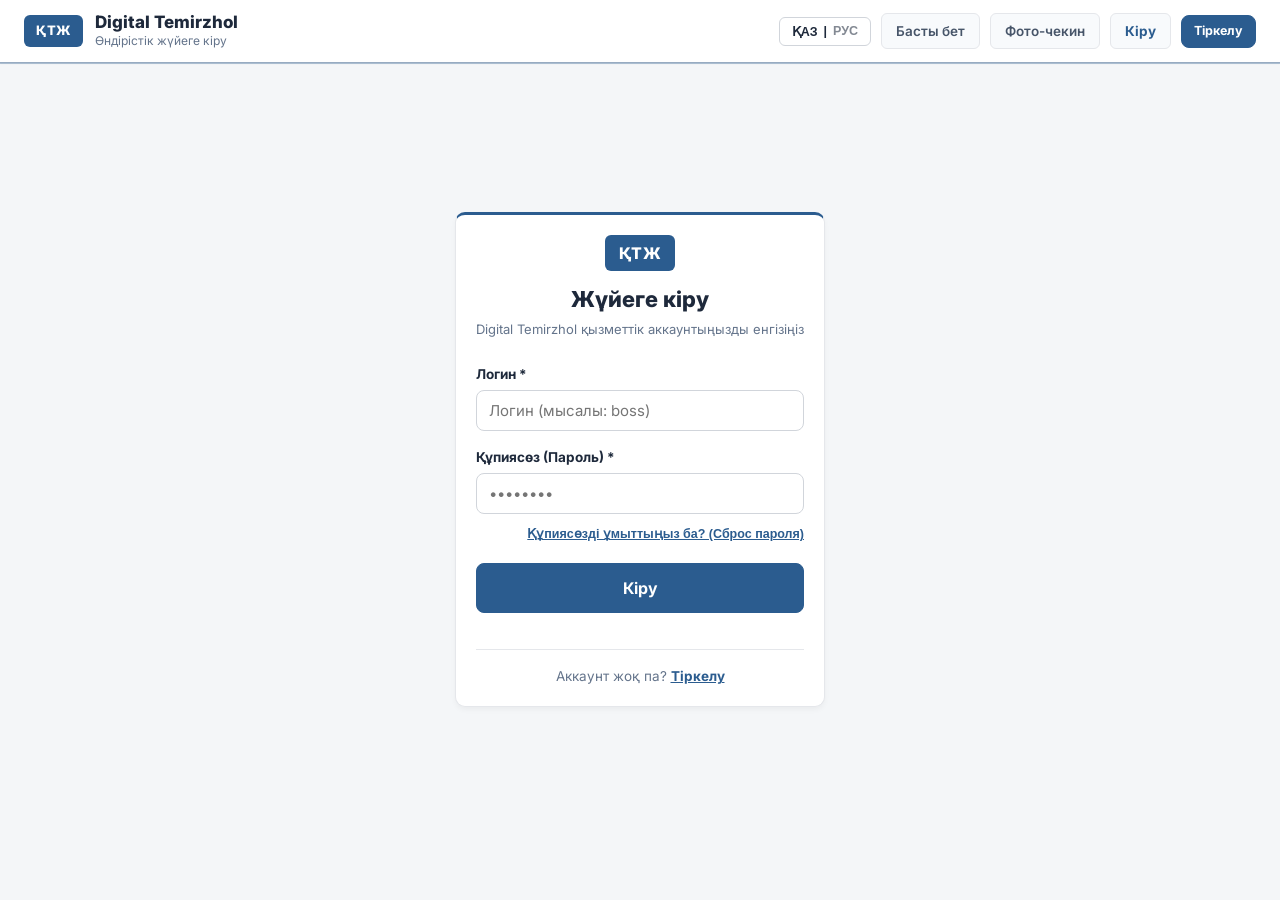
<file: frontend/boss.html>
<!DOCTYPE html>
<html lang="kk">
<head>
  <meta charset="UTF-8">
  <meta name="viewport" content="width=device-width, initial-scale=1.0">
  <title>Бастық Кабинеті | Digital Temirzhol</title>
  <link rel="stylesheet" href="css/style.css">
  <link rel="preconnect" href="https://fonts.googleapis.com">
  <link rel="preconnect" href="https://fonts.gstatic.com" crossorigin>
  <link href="https://fonts.googleapis.com/css2?family=Inter:wght@400;500;600;700;800&family=JetBrains+Mono:wght@600&display=swap" rel="stylesheet">
</head>
<body>

  <div id="appNavbar"></div>

  <main class="main-container">
    
    <div style="margin-bottom: 14px;">
      <a href="index.html" class="btn btn-secondary btn-sm" style="display:inline-flex; align-items:center; gap:6px;">
        ⬅️ Басты желіге қайту (Главная)
      </a>
    </div>

    <!-- Live Notifications Ticker -->
    <div class="glass-card" style="margin-bottom: 20px; padding: 12px 18px; border-left: 4px solid var(--primary); display: flex; align-items: center; justify-content: space-between;">
      <div style="display: flex; align-items: center; gap: 12px;">
        <div>
          <span style="font-size: 11px; font-weight: 700; color: var(--primary); text-transform: uppercase;">Соңғы хабарлама:</span>
          <div id="latestNotif" style="font-size: 13px; color: var(--text-main); font-weight: 600;">
            Хабарламалар жоқ.
          </div>
        </div>
      </div>
      <button class="btn btn-secondary btn-sm" onclick="loadNotifications()">Жаңарту</button>
    </div>

    <!-- 4 Quick Stats Cards -->
    <div class="grid-4" style="margin-bottom: 24px;">
      <div class="stat-card">
        <div>
          <div class="stat-val" id="statNaryads">0</div>
          <div class="stat-label">Наряд қол қоюға</div>
        </div>
      </div>

      <div class="stat-card">
        <div>
          <div class="stat-val" id="statLeaves">0</div>
          <div class="stat-label">Больничный / Отпуск</div>
        </div>
      </div>

      <div class="stat-card">
        <div>
          <div class="stat-val" id="statPresent">0</div>
          <div class="stat-label">Қазір жұмыста (Ауысым)</div>
        </div>
      </div>

      <div class="stat-card">
        <div>
          <div class="stat-val" id="statTotal">0</div>
          <div class="stat-label">Барлық қызметкерлер</div>
        </div>
      </div>
    </div>

    <!-- Tab Navigation -->
    <div style="display: flex; gap: 10px; margin-bottom: 20px; border-bottom: 1px solid var(--border-subtle); padding-bottom: 12px; overflow-x: auto; align-items:center;">
      <button class="btn btn-primary btn-sm tab-btn active" onclick="switchTab('tab-naryads', this)">
        Наряд-допусктарды бекіту
      </button>
      <button class="btn btn-secondary btn-sm tab-btn" onclick="switchTab('tab-leaves', this)">
        Больничный & Отпуск бекіту
      </button>
      <button class="btn btn-secondary btn-sm tab-btn" onclick="switchTab('tab-timesheet', this)">
        Табель және жылдық график
      </button>
      <button class="btn btn-secondary btn-sm tab-btn" onclick="switchTab('tab-masters', this)">
        Шеберлермен байланыс (Личка) & Толық БД
      </button>
      <button class="btn btn-secondary btn-sm tab-btn" onclick="switchTab('tab-approvals', this)">
        Жаңа тіркеулер <span class="badge badge-yellow" id="pendingCountBadge" style="margin-left:4px;">0</span>
      </button>
      <button class="btn btn-secondary btn-sm tab-btn" onclick="switchTab('tab-audit', this)">
        Журнал событий
      </button>
      <button class="btn btn-primary btn-sm" onclick="openPrintRoster()" style="margin-left:auto; white-space:nowrap;">
        Басып шығару (Печать)
      </button>
    </div>

    <!-- TAB 1: NARYAD APPROVAL -->
    <div id="tab-naryads" class="tab-content">
      <div class="glass-card">
        <div class="card-header">
          <h3>Бекітуді күтіп тұрған Наряд-допусктар (№451 бланкілері)</h3>
          <span class="badge badge-blue" id="naryadCountBadge">0 наряд</span>
        </div>

        <div class="table-wrapper">
          <table class="custom-table">
            <thead>
              <tr>
                <th>№ Құжат</th>
                <th>Жұмыс жетекшісі (Мастер)</th>
                <th>Жұмыс түрі</th>
                <th>Тех. карта</th>
                <th>Орны</th>
                <th>Мәртебесі</th>
                <th>Әрекеттер</th>
              </tr>
            </thead>
            <tbody id="bossNaryadsTable">
              <tr><td colspan="7" style="text-align:center;">Жүктелуде...</td></tr>
            </tbody>
          </table>
        </div>
      </div>
    </div>

    <!-- TAB 2: LEAVES & DOCTOR NOTES APPROVAL -->
    <div id="tab-leaves" class="tab-content" style="display: none;">
      <div class="glass-card">
        <div class="card-header">
          <h3>Больничный және Отпуск анықтамаларын бекіту</h3>
          <span class="badge badge-yellow">Анықтамалар мен өтініштер</span>
        </div>

        <div class="table-wrapper">
          <table class="custom-table">
            <thead>
              <tr>
                <th>Қызметкер</th>
                <th>Түрі</th>
                <th>Мерзімі (Басталу — Аяқталу)</th>
                <th>Емхана құжаты (Скриншот)</th>
                <th>Мәртебесі</th>
                <th>Қол қою / Бекіту</th>
              </tr>
            </thead>
            <tbody id="bossLeavesTable">
              <tr><td colspan="6" style="text-align:center;">Жүктелуде...</td></tr>
            </tbody>
          </table>
        </div>
      </div>
    </div>

    <!-- TAB 3: TIMESHEET & YEARLY CALENDAR -->
    <div id="tab-timesheet" class="tab-content" style="display: none;">
      <div class="glass-card">
        <div class="card-header" style="flex-wrap: wrap; gap: 14px;">
          <div>
            <h3>Қызметкерлердің қатысу табелі (Timesheet)</h3>
            <p style="font-size: 12px; color: var(--text-muted); margin-top: 2px;">
              Кез келген күнді таңдап, жұмысшылардың келу/кету уақыты мен жалпы сағатын көріңіз.
            </p>
          </div>
          
          <div style="display: flex; align-items: center; gap: 10px; flex-wrap: wrap;">
            <input type="date" id="timesheetDate" class="form-control" style="width: auto; padding: 6px 12px;" onchange="loadTimesheet()">
            <button class="btn btn-success btn-sm" onclick="exportExcel()">
              Excel (CSV) жүктеу
            </button>
          </div>
        </div>

        <div class="table-wrapper">
          <table class="custom-table">
            <thead>
              <tr>
                <th>Табель №</th>
                <th>Қызметкер (ФИО)</th>
                <th>Лауазымы</th>
                <th>Кірген уақыты</th>
                <th>Шыққан уақыты</th>
                <th>Істеген сағаты</th>
                <th>Мәртебесі</th>
              </tr>
            </thead>
            <tbody id="timesheetTable">
              <tr><td colspan="7" style="text-align:center;">Жүктелуде...</td></tr>
            </tbody>
          </table>
        </div>

        <!-- Legend for Calendar/Timesheet -->
        <div style="margin-top: 18px; padding-top: 14px; border-top: 1px solid var(--border-subtle); display: flex; gap: 20px; font-size: 12px; color: var(--text-muted);">
          <div style="display: flex; align-items: center; gap: 6px;">
            <span style="width: 12px; height: 12px; background: #10b981; border-radius: 2px; display: inline-block;"></span>
            <span>Жұмыста (Қатысты)</span>
          </div>
          <div style="display: flex; align-items: center; gap: 6px;">
            <span style="width: 12px; height: 12px; background: #f59e0b; border-radius: 2px; display: inline-block;"></span>
            <span>Больничный (Еңбекке жарамсыз)</span>
          </div>
          <div style="display: flex; align-items: center; gap: 6px;">
            <span style="width: 12px; height: 12px; background: #8b5cf6; border-radius: 2px; display: inline-block;"></span>
            <span>Отпуск (Еңбек демалысы)</span>
          </div>
        </div>
      </div>

      <!-- Daily event journal for the same date: who came/went, as a list -->
      <div class="glass-card" style="margin-top: 20px;">
        <div class="card-header">
          <div>
            <h3>Күнделікті кіру/шығу тізімі</h3>
            <p style="font-size: 12px; color: var(--text-muted); margin-top: 2px;" id="bossJournalSummary">
              Таңдалған күннің барлық фото-тіркеулері.
            </p>
          </div>
          <button class="btn btn-secondary btn-sm" onclick="loadBossJournal()">Жаңарту</button>
        </div>

        <div class="table-wrapper">
          <table class="custom-table">
            <thead>
              <tr>
                <th>Уақыты</th>
                <th>Фото</th>
                <th>Қызметкер</th>
                <th>Бекет</th>
                <th>Әрекет</th>
              </tr>
            </thead>
            <tbody id="bossJournalTable">
              <tr><td colspan="5" style="text-align:center;">Жүктелуде...</td></tr>
            </tbody>
          </table>
        </div>
      </div>
    </div>

    <!-- TAB 4: MASTERS DIRECT PM & FULL DATABASE -->
    <div id="tab-masters" class="tab-content" style="display: none;">
      <!-- 1. Masters Quick PM Cards -->
      <div class="glass-card" style="margin-bottom: 24px;">
        <div class="card-header">
          <div>
            <div style="display:inline-flex; align-items:center; gap:6px; margin-bottom:4px;">
              <span class="badge badge-blue">МАСТЕРЛЕР</span>
            </div>
            <h3 style="font-size:16px;">Жол шеберлері (Мастерлер) — Жедел жеке байланыс (Личка)</h3>
            <p style="font-size:12px; color:var(--text-muted);">
              Кез келген шеберге тікелей личкаға жазыңыз. Хабарламалар 1 сағаттан соң автоматты тазаланады.
            </p>
          </div>
          <button class="btn btn-secondary btn-sm" onclick="loadBossMastersAndStaff()">Жаңарту</button>
        </div>

        <div id="bossMastersList" class="grid-3" style="margin-top:12px;">
          <div style="text-align:center; padding:16px; color:var(--text-muted);">Шеберлер жүктелуде...</div>
        </div>
      </div>

      <!-- 2. Full Station Personnel Database -->
      <div class="glass-card">
        <div class="card-header" style="flex-wrap:wrap; gap:10px;">
          <div>
            <h3 style="font-size:16px;">Дистанция бойынша толық дерекқор (Кім бар, кім жоқ)</h3>
            <p style="font-size:12px; color:var(--text-muted);">
              Барлық жұмыскерлердің қатысуы, өткізу бекетінің фотосуреттері және жеке чаты
            </p>
          </div>
          <div style="display:flex; gap:8px; align-items:center;">
            <input type="text" id="bossSearchStaffInput" class="form-control" placeholder="Аты-жөні немесе лауазымы..." style="min-width:220px;" oninput="filterBossStaffRoster()">
          </div>
        </div>

        <div class="table-wrapper">
          <table class="custom-table">
            <thead>
              <tr>
                <th>Фото</th>
                <th>Аты-жөні (ФИО)</th>
                <th>Лауазымы</th>
                <th>Рөлі</th>
                <th>Шебері</th>
                <th>Келгені</th>
                <th>Кеткені</th>
                <th>Мәртебесі</th>
                <th>Жеке чат</th>
              </tr>
            </thead>
            <tbody id="bossFullRosterTable">
              <tr><td colspan="9" style="text-align:center;">Жүктелуде...</td></tr>
            </tbody>
          </table>
        </div>
      </div>
    </div>

    <!-- TAB 5: PENDING ACCOUNT APPROVALS -->
    <div id="tab-approvals" class="tab-content" style="display: none;">
      <div class="glass-card">
        <div class="card-header">
          <div>
            <h3>Жаңа тіркеулерді растау (Бастық / Диспетчер)</h3>
            <p style="font-size: 12px; color: var(--text-muted); margin-top: 2px;">
              Өзін Бастық немесе Диспетчер ретінде тіркегендер сіздің растауыңызсыз кіре алмайды.
            </p>
          </div>
          <button class="btn btn-secondary btn-sm" onclick="loadPendingUsers()">Жаңарту</button>
        </div>

        <div class="table-wrapper">
          <table class="custom-table">
            <thead>
              <tr>
                <th>Қызметкер (ФИО)</th>
                <th>Рөлі</th>
                <th>Бөлімі</th>
                <th>Байланыс</th>
                <th>Әрекеттер</th>
              </tr>
            </thead>
            <tbody id="pendingUsersTable">
              <tr><td colspan="5" style="text-align:center;">Жүктелуде...</td></tr>
            </tbody>
          </table>
        </div>
      </div>
    </div>

    <!-- TAB 6: AUDIT JOURNAL -->
    <div id="tab-audit" class="tab-content" style="display: none;">
      <div class="glass-card">
        <div class="card-header" style="flex-wrap:wrap; gap:10px;">
          <div>
            <h3>Жалпы журнал событий (Аудит)</h3>
            <p style="font-size: 12px; color: var(--text-muted); margin-top: 2px;">
              Кім, қашан, не істеді: кіру/шығу, нарядтар, больничныйлар, растаулар.
            </p>
          </div>
          <div style="display:flex; gap:8px; align-items:center;">
            <select id="auditActionFilter" class="form-control" style="width:auto;" onchange="loadAudit()">
              <option value="">Барлық оқиғалар</option>
            </select>
            <button class="btn btn-secondary btn-sm" onclick="loadAudit()">Жаңарту</button>
          </div>
        </div>

        <div class="table-wrapper">
          <table class="custom-table">
            <thead>
              <tr>
                <th>Уақыты</th>
                <th>Қызметкер</th>
                <th>Оқиға</th>
                <th>Толығырақ</th>
              </tr>
            </thead>
            <tbody id="auditTable">
              <tr><td colspan="4" style="text-align:center;">Жүктелуде...</td></tr>
            </tbody>
          </table>
        </div>
      </div>
    </div>

  </main>

  <!-- Modal for Document/Screenshot View -->
  <div class="modal-overlay" id="docModal">
    <div class="modal-content">
      <div style="display: flex; justify-content: space-between; align-items: center; margin-bottom: 14px;">
        <h3 style="font-size: 15px; font-weight: 700; color: var(--text-main);">Емхана анықтамасы / Скриншот</h3>
        <button class="btn btn-secondary btn-sm" onclick="closeDocModal()">✕ Жабу</button>
      </div>
      <div style="text-align: center; background: #f8fafc; border: 1px solid var(--border-light); padding: 12px; border-radius: 4px;">
        <img id="modalImg" src="" style="max-width: 100%; max-height: 450px; border-radius: 4px;">
      </div>
    </div>
  </div>

  <script src="js/config.js"></script>
  <script src="js/api.js"></script>
  <script src="js/i18n.js"></script>
  <script src="js/chat_modal.js"></script>
  <script>
    window.PAGE = { section: "cabinet", title: "Digital Temirzhol", sub: "ПЧ Бастығы • Басқару панелі" };
  </script>
  <script src="js/layout.js"></script>
  <script>
    let bossRosterData = [];

    function switchTab(tabId, btn) {
      document.querySelectorAll(".tab-content").forEach(el => el.style.display = "none");
      document.querySelectorAll(".tab-btn").forEach(el => {
        el.classList.remove("btn-primary", "active");
        el.classList.add("btn-secondary");
      });

      document.getElementById(tabId).style.display = "block";
      const activeBtn = btn || document.querySelector(`.tab-btn[onclick*="${tabId}"]`);
      if (activeBtn) {
        activeBtn.classList.remove("btn-secondary");
        activeBtn.classList.add("btn-primary", "active");
      }

      if (tabId === "tab-masters") {
        loadBossMastersAndStaff();
      }
      if (tabId === "tab-approvals") {
        loadPendingUsers();
      }
      if (tabId === "tab-audit") {
        loadAudit();
      }
    }

    window.addEventListener("DOMContentLoaded", () => {
      const u = Api.getUser();
      if (!u) {
        window.location.href = "login.html";
        return;
      }
      if (u.role !== "BOSS") {
        alert("Қатынау шектелген! Бұл парақша тек ПЧ Бастығына (Директорға) арналған.");
        window.location.href = "index.html";
        return;
      }
      // User capsule lives in the shared navbar (js/layout.js).

      // Set default date to today
      const today = new Date().toISOString().split("T")[0];
      document.getElementById("timesheetDate").value = today;

      loadNotifications();
      loadNaryads();
      loadLeaves();
      loadTimesheet();
      loadBossMastersAndStaff();
      loadPendingUsers();

      // Poll notifications every 5 seconds
      setInterval(loadNotifications, 5000);
      setInterval(loadBossMastersAndStaff, 10000);
    });

    async function loadNotifications() {
      try {
        const notifs = await Api.getNotifications("BOSS");
        if (notifs.length) {
          document.getElementById("latestNotif").innerText = notifs[0].message;
        }
      } catch (err) {
        console.warn("Notif error:", err);
      }
    }

    async function loadNaryads() {
      try {
        const naryads = await Api.getNaryads();
        const tbody = document.getElementById("bossNaryadsTable");
        document.getElementById("statNaryads").innerText = naryads.filter(n => n.status === "PENDING_BOSS").length;
        document.getElementById("naryadCountBadge").innerText = `${naryads.length} наряд тіркелген`;

        if (!naryads.length) {
          tbody.innerHTML = `<tr><td colspan="7" style="text-align:center;">Нарядтар жоқ</td></tr>`;
          return;
        }

        tbody.innerHTML = naryads.map(n => {
          let badge = `<span class="badge badge-blue">${n.status}</span>`;
          let actionBtn = "";

          if (n.status === "PENDING_BOSS") {
            badge = `<span class="badge badge-yellow">ҚОЛ КҮТУДЕ</span>`;
            actionBtn = `<button class="btn btn-primary btn-sm" onclick="approveNaryad(${n.id})">Қол қойып бекіту</button>`;
          } else if (n.status === "APPROVED_BOSS") {
            badge = `<span class="badge badge-blue">ДИСПЕТЧЕРДЕ</span>`;
            actionBtn = `<span style="font-size:12px; color:var(--text-muted);">Диспетчерді күтуде</span>`;
          } else if (n.status === "COMPLETED") {
            badge = `<span class="badge badge-green">АЯҚТАЛДЫ</span>`;
            if (n.pdf_path) {
              const fileUrl = Api.getFileUrl(n.pdf_path);
              actionBtn = `<a href="${fileUrl}" target="_blank" download class="btn btn-success btn-sm">№451 PDF (Жүктеу)</a>`;
            }
          }

          return `
            <tr>
              <td><strong style="color:var(--primary);">${n.number}</strong></td>
              <td>${n.master_name}</td>
              <td>${n.work_type}</td>
              <td><span class="badge badge-blue">${n.tech_card_no}</span></td>
              <td>${n.location}</td>
              <td>${badge}</td>
              <td>${actionBtn}</td>
            </tr>
          `;
        }).join("");
      } catch (err) {
        console.warn("Naryad load error:", err);
      }
    }

    async function approveNaryad(naryadId) {
      try {
        await Api.approveBossNaryad(naryadId);
        showToast("Нарядқа сәтті қол қойылды және Диспетчерге жіберілді!", "success");
        loadNaryads();
        loadNotifications();
      } catch (err) {
        showToast("Қате: " + err.message, "danger");
      }
    }

    async function loadLeaves() {
      try {
        const leaves = await Api.getLeaves();
        const tbody = document.getElementById("bossLeavesTable");
        document.getElementById("statLeaves").innerText = leaves.filter(l => l.status === "PENDING").length;

        if (!leaves.length) {
          tbody.innerHTML = `<tr><td colspan="6" style="text-align:center;">Анықтамалар жоқ</td></tr>`;
          return;
        }

        tbody.innerHTML = leaves.map(l => {
          const isSick = l.leave_type === "SICK_LEAVE";
          const typeBadge = isSick ? `<span class="badge badge-yellow">БОЛЬНИЧНЫЙ</span>` : `<span class="badge badge-green">ОТПУСК</span>`;
          
          let docBtn = l.document_url 
            ? `<button class="btn btn-secondary btn-sm" onclick="openDocModal('${l.document_url}')">Құжатты көру</button>`
            : `<span style="font-size:12px; color:var(--text-faint);">Құжатсыз</span>`;

          let actionBtn = l.status === "PENDING"
            ? `<button class="btn btn-primary btn-sm" onclick="approveLeave(${l.id}, 'APPROVED')">Бекіту (Қол қою)</button>
               <button class="btn btn-secondary btn-sm" style="margin-left:6px;" onclick="approveLeave(${l.id}, 'REJECTED')">Қайтару</button>`
            : (l.status === "APPROVED"
                ? `<span class="badge badge-green">БЕКІТІЛГЕН</span>` + (l.boss_signature_url
                    ? `<br/><img src="${Api.getFileUrl(l.boss_signature_url)}" alt="Қол" title="Бастықтың қолы" style="height:30px;margin-top:4px;background:#fff;border:1px solid var(--border-color);border-radius:4px;padding:2px;">`
                    : "")
                : `<span class="badge badge-red">ҚАЙТАРЫЛҒАН</span>`);

          return `
            <tr>
              <td><strong>${l.user_name}</strong><br/><small style="color:var(--text-muted);">${l.position}</small></td>
              <td>${typeBadge}</td>
              <td>${l.start_date} — ${l.end_date}</td>
              <td>${docBtn}</td>
              <td><span class="badge ${l.status === 'APPROVED' ? 'badge-green' : 'badge-yellow'}">${l.status}</span></td>
              <td>${actionBtn}</td>
            </tr>
          `;
        }).join("");
      } catch (err) {
        console.warn("Leaves load error:", err);
      }
    }

    async function approveLeave(leaveId, status = "APPROVED") {
      try {
        await Api.approveLeave(leaveId, status);
        showToast(status === "APPROVED" ? "Анықтама бекітілді! Жылдық табельге автоматты енгізілді." : "Өтініш қайтарылды.", "success");
        loadLeaves();
        loadTimesheet();
      } catch (err) {
        showToast("Қате: " + err.message, "danger");
      }
    }

    async function loadPendingUsers() {
      const tbody = document.getElementById("pendingUsersTable");
      try {
        const users = await Api.getPendingUsers();
        document.getElementById("pendingCountBadge").innerText = users.length;
        if (!users.length) {
          tbody.innerHTML = `<tr><td colspan="5" style="text-align:center; color:var(--text-muted);">Күтіп тұрған өтініш жоқ</td></tr>`;
          return;
        }
        tbody.innerHTML = users.map(u => `
          <tr>
            <td><strong>${escapeHtml(u.full_name)}</strong><br/><small style="color:var(--text-muted);">Логин: ${escapeHtml(u.username)} • Табель: ${escapeHtml(u.emp_num || "—")}</small></td>
            <td><span class="badge badge-blue">${escapeHtml(u.role)}</span><br/><small>${escapeHtml(u.position || "")}</small></td>
            <td style="font-size:12px;">${escapeHtml(u.organization || "")}<br/>${escapeHtml(u.subdivision || "")}</td>
            <td style="font-size:12px;">${escapeHtml(u.phone || "")}<br/>${escapeHtml(u.email || "")}</td>
            <td style="white-space:nowrap;">
              <button class="btn btn-primary btn-sm" onclick="decideUser(${u.id}, 'APPROVE')">Растау</button>
              <button class="btn btn-secondary btn-sm" style="margin-left:6px;" onclick="decideUser(${u.id}, 'REJECT')">Қабылдамау</button>
            </td>
          </tr>
        `).join("");
      } catch (err) {
        tbody.innerHTML = `<tr><td colspan="5" style="text-align:center; color:var(--text-muted);">Жүктеу қатесі: ${escapeHtml(err.message)}</td></tr>`;
      }
    }

    async function decideUser(userId, action) {
      try {
        const res = await Api.approveUser(userId, action);
        showToast(res.message || "Орындалды", "success");
        loadPendingUsers();
      } catch (err) {
        showToast("Қате: " + err.message, "danger");
      }
    }

    async function loadAudit() {
      const tbody = document.getElementById("auditTable");
      const filter = document.getElementById("auditActionFilter");
      try {
        if (filter.options.length <= 1) {
          const actions = await Api.getAuditActions();
          actions.forEach(a => {
            const opt = document.createElement("option");
            opt.value = a.code;
            opt.textContent = a.label;
            filter.appendChild(opt);
          });
        }
        const events = await Api.getAudit(filter.value, 100);
        if (!events.length) {
          tbody.innerHTML = `<tr><td colspan="4" style="text-align:center; color:var(--text-muted);">Оқиғалар жоқ</td></tr>`;
          return;
        }
        tbody.innerHTML = events.map(e => `
          <tr>
            <td style="font-family:var(--font-mono); font-size:12px; white-space:nowrap;">${escapeHtml(e.created_at)}</td>
            <td><strong>${escapeHtml(e.actor_name)}</strong><br/><small style="color:var(--text-muted);">${escapeHtml(e.actor_role)}</small></td>
            <td><span class="badge badge-blue">${escapeHtml(e.action_label)}</span></td>
            <td style="font-size:12.5px;">${escapeHtml(e.detail)}</td>
          </tr>
        `).join("");
      } catch (err) {
        tbody.innerHTML = `<tr><td colspan="4" style="text-align:center; color:var(--text-muted);">Жүктеу қатесі: ${escapeHtml(err.message)}</td></tr>`;
      }
    }

    function escapeHtml(str) {
      if (!str) return "";
      return String(str)
        .replace(/&/g, "&amp;")
        .replace(/</g, "&lt;")
        .replace(/>/g, "&gt;")
        .replace(/"/g, "&quot;")
        .replace(/'/g, "&#039;");
    }

    async function loadTimesheet() {
      const selectedDate = document.getElementById("timesheetDate").value;
      try {
        const data = await Api.getTimesheet(selectedDate);
        const tbody = document.getElementById("timesheetTable");
        document.getElementById("statPresent").innerText = data.records.filter(r => r.check_in !== "—").length;
        tbody.innerHTML = data.records.map(r => {
          let statusBadge = `<span class="badge badge-blue">${r.status}</span>`;
          if (r.status.includes("БОЛЬНИЧНЫЙ")) {
            statusBadge = `<span class="badge badge-yellow">${r.status}</span>`;
          } else if (r.status.includes("ОТПУСК")) {
            statusBadge = `<span class="badge badge-green">${r.status}</span>`;
          } else if (r.status === "Жұмыста") {
            statusBadge = `<span class="badge badge-green">Жұмыста</span>`;
          }

          return `
            <tr>
              <td style="font-family:var(--font-mono); color:var(--accent-cyan);">${r.emp_num}</td>
              <td><strong>${r.full_name}</strong></td>
              <td>${r.position}</td>
              <td style="font-family:var(--font-mono);">${r.check_in}</td>
              <td style="font-family:var(--font-mono);">${r.check_out}</td>
              <td><strong>${r.hours}</strong></td>
              <td>${statusBadge}</td>
            </tr>
          `;
        }).join("");
        loadBossJournal(selectedDate);
      } catch (err) {
        console.warn("Timesheet error:", err);
      }
    }

    async function loadBossJournal(dateVal) {
      const selectedDate = dateVal || document.getElementById("timesheetDate").value;
      const tbody = document.getElementById("bossJournalTable");
      if (!tbody) return;
      try {
        const data = await Api.getJournal(selectedDate);
        document.getElementById("bossJournalSummary").innerText =
          `${data.date}: келді — ${data.check_ins}, кетті — ${data.check_outs}, барлығы — ${data.total} оқиға.`;
        if (!data.records.length) {
          tbody.innerHTML = `<tr><td colspan="5" style="text-align:center; color:var(--text-muted);">Бұл күні тіркеулер жоқ</td></tr>`;
          return;
        }
        tbody.innerHTML = data.records.map(r => {
          const isIn = r.action_type === "CHECK_IN";
          const photo = r.photo_url ? Api.getFileUrl(r.photo_url) : "";
          return `
            <tr>
              <td style="font-family:var(--font-mono); white-space:nowrap;">${r.time}</td>
              <td>${photo ? `<img src="${photo}" class="table-photo" alt="">` : `<span style="color:var(--text-muted);">—</span>`}</td>
              <td><strong>${escapeHtml(r.full_name)}</strong><br/><small style="color:var(--text-muted);">${escapeHtml(r.emp_num || "")}</small></td>
              <td style="font-size:12px;">${escapeHtml(r.checkpoint || "")}</td>
              <td>${isIn ? `<span class="badge badge-green">КЕЛДІ</span>` : `<span class="badge badge-red">КЕТТІ</span>`}</td>
            </tr>`;
        }).join("");
      } catch (err) {
        console.warn("Boss journal error:", err);
      }
    }

    function exportExcel() {
      const dateVal = document.getElementById("timesheetDate").value;
      Api.downloadTimesheetCsv(dateVal);
    }

    function openDocModal(url) {
      document.getElementById("modalImg").src = Api.getFileUrl(url);
      document.getElementById("docModal").classList.add("active");
    }
    function closeDocModal() {
      document.getElementById("docModal").classList.remove("active");
    }

    async function loadBossMastersAndStaff() {
      try {
        // 1. Load masters for quick PM
        const masters = await Api.getChatUsers("", "MASTER");
        const mastersContainer = document.getElementById("bossMastersList");
        if (!masters || masters.length === 0) {
          mastersContainer.innerHTML = `<div style="grid-column: 1/-1; text-align:center; padding:16px; color:var(--text-muted);">Тіркелген жол шеберлері (мастерлер) әзірге жоқ.</div>`;
        } else {
          mastersContainer.innerHTML = masters.map(m => {
            const isPresent = (m.status === "PRESENT");
            const photoSrc = m.photo_url ? Api.getFileUrl(m.photo_url) : "data:image/svg+xml;utf8,<svg xmlns='http://www.w3.org/2000/svg' width='40' height='40' viewBox='0 0 24 24' fill='%2394a3b8'><path d='M12 12c2.21 0 4-1.79 4-4s-1.79-4-4-4-4 1.79-4 4 1.79 4 4 4zm0 2c-2.67 0-8 1.34-8 4v2h16v-2c0-2.66-5.33-4-8-4z'/></svg>";

            return `
              <div style="background:#f8fafc; border:1px solid var(--border-color); border-radius:var(--radius); padding:16px; display:flex; flex-direction:column; justify-content:space-between; gap:12px;">
                <div style="display:flex; align-items:center; gap:12px;">
                  <img src="${photoSrc}" class="table-photo" style="width:48px; height:48px;" alt="Фото">
                  <div>
                    <strong style="color:var(--text-main); font-size:14px;">${escapeHtml(m.full_name)}</strong>
                    <div style="font-size:11.5px; color:var(--primary); font-weight:600;">${escapeHtml(m.position || "Жол шебері")}</div>
                    <div style="font-size:11px; margin-top:2px;">
                      ${isPresent ? `<span class="badge badge-green">ЖҰМЫСТА</span>` : `<span class="badge badge-gray">КЕЛМЕГЕН</span>`}
                    </div>
                  </div>
                </div>
                <button class="btn btn-primary btn-sm" style="width:100%;" onclick="openChatWith(${m.id}, '${escapeJs(m.full_name)}', 'Жол шебері')">
                  Личкаға жазу (Чат ашу)
                </button>
              </div>
            `;
          }).join("");
        }

        // 2. Load full personnel roster
        const data = await Api.getRoster();
        bossRosterData = data.records || [];
        document.getElementById("statTotal").innerText = data.total || bossRosterData.length;
        document.getElementById("statPresent").innerText = data.present_count ?? bossRosterData.filter(r => r.status === "PRESENT").length;
        renderBossStaffRoster();
      } catch (err) {
        console.error("Boss masters/staff load error:", err);
      }
    }

    function filterBossStaffRoster() {
      renderBossStaffRoster();
    }

    function renderBossStaffRoster() {
      const tbody = document.getElementById("bossFullRosterTable");
      const query = (document.getElementById("bossSearchStaffInput")?.value || "").toLowerCase().trim();

      let filtered = bossRosterData.filter(r => {
        if (query) {
          const matchName = (r.full_name || "").toLowerCase().includes(query);
          const matchPos = (r.position || "").toLowerCase().includes(query);
          const matchNum = (r.emp_num || "").toLowerCase().includes(query);
          if (!matchName && !matchPos && !matchNum) return false;
        }
        return true;
      });

      if (!filtered.length) {
        tbody.innerHTML = `<tr><td colspan="9" style="text-align:center; padding:16px; color:var(--text-muted);">Қызметкер табылмады</td></tr>`;
        return;
      }

      tbody.innerHTML = filtered.map(r => {
        let statusBadge = `<span class="badge badge-gray">ЖОҚ (КЕЛМЕГЕН)</span>`;
        if (r.status === 'PRESENT') {
          statusBadge = `<span class="badge badge-green">ЖҰМЫСТА (БАР)</span>`;
        } else if (r.status === 'LEAVE') {
          statusBadge = `<span class="badge badge-yellow">БОЛЬНИЧНЫЙ/ОТПУСК</span>`;
        }

        const photoSrc = r.photo_url ? Api.getFileUrl(r.photo_url) : "data:image/svg+xml;utf8,<svg xmlns='http://www.w3.org/2000/svg' width='40' height='40' viewBox='0 0 24 24' fill='%2394a3b8'><path d='M12 12c2.21 0 4-1.79 4-4s-1.79-4-4-4-4 1.79-4 4 1.79 4 4 4zm0 2c-2.67 0-8 1.34-8 4v2h16v-2c0-2.66-5.33-4-8-4z'/></svg>";

        return `
          <tr style="cursor:pointer;" onclick="${r.id ? `openChatWith(${r.id}, '${escapeJs(r.full_name)}', '${escapeJs(r.role)}')` : ''}">
            <td><img src="${photoSrc}" class="table-photo" alt="Фото"></td>
            <td>
              <strong>${escapeHtml(r.full_name)}</strong>
              <div style="font-size:11px; color:var(--text-muted);">${escapeHtml(r.emp_num)} | ЖСН: ${escapeHtml(r.iin || '—')}</div>
              <div style="font-size:11px; color:var(--primary); font-weight:500;">${escapeHtml(r.organization || 'ПЧ-13')} • ${escapeHtml(r.subdivision || '')}</div>
            </td>
            <td>${escapeHtml(r.position)}</td>
            <td><span class="badge badge-blue">${escapeHtml(r.role)}</span></td>
            <td>${escapeHtml(r.master_name)}</td>
            <td style="font-family:var(--font-mono);">${r.check_in_time}</td>
            <td style="font-family:var(--font-mono);">${r.check_out_time}</td>
            <td>${statusBadge}</td>
            <td>
              ${r.id ? `
                <button class="btn btn-sm btn-primary" onclick="event.stopPropagation(); openChatWith(${r.id}, '${escapeJs(r.full_name)}', '${escapeJs(r.role)}')">
                  Чат (ЛС)
                </button>
              ` : `<span style="font-size:11px; color:var(--text-muted);">Тіркелмеген</span>`}
            </td>
          </tr>
        `;
      }).join("");
    }

    function escapeJs(str) {
      if (!str) return "";
      return String(str).replace(/'/g, "\\'").replace(/"/g, '\\"');
    }
  </script>
</body>
</html>
</file>
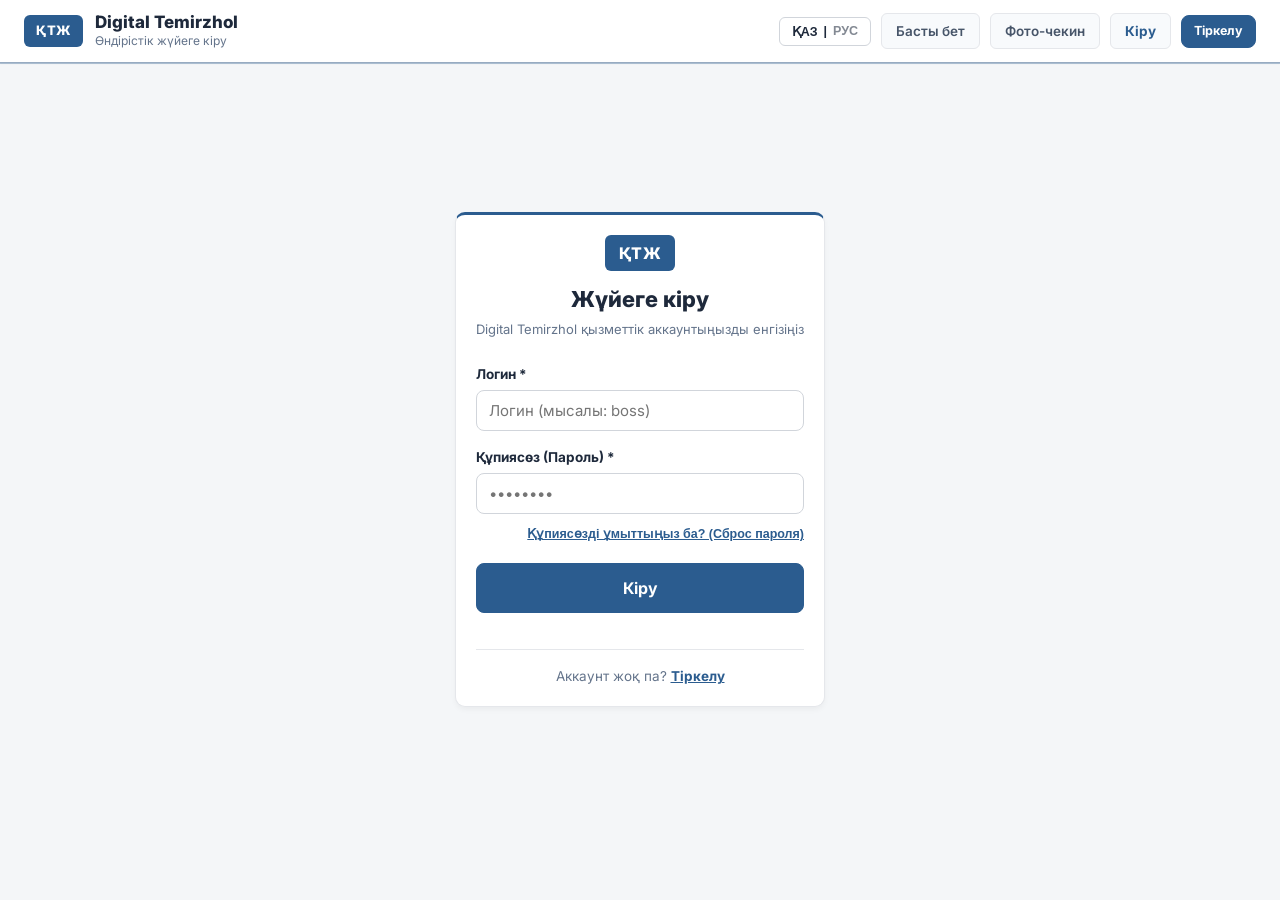
<file: frontend/dispatcher.html>
<!DOCTYPE html>
<html lang="kk">
<head>
  <meta charset="UTF-8">
  <meta name="viewport" content="width=device-width, initial-scale=1.0">
  <title>Диспетчер Басқару Орталығы | Digital Temirzhol</title>
  <link rel="stylesheet" href="css/style.css">
  <link rel="preconnect" href="https://fonts.googleapis.com">
  <link rel="preconnect" href="https://fonts.gstatic.com" crossorigin>
  <link href="https://fonts.googleapis.com/css2?family=Inter:wght@400;500;600;700;800&family=JetBrains+Mono:wght@600&display=swap" rel="stylesheet">
</head>
<body>

  <div id="appNavbar"></div>

  <main class="main-container">
    
    <div style="margin-bottom: 14px;">
      <a href="index.html" class="btn btn-secondary btn-sm" style="display:inline-flex; align-items:center; gap:6px;">
        ⬅️ Басты желіге қайту (Главная)
      </a>
    </div>

    <!-- Dispatcher Live Status Banner -->
    <div class="glass-card highlight" style="margin-bottom: 24px;">
      <div style="display: flex; justify-content: space-between; align-items: center; flex-wrap: wrap; gap: 16px;">
        <div>
          <span class="badge badge-blue" style="margin-bottom: 6px;">
            ПОЕЗДДАРДЫҢ ҚОЗҒАЛЫС КЕСТЕСІ ЖӘНЕ ҚАУІПСІЗДІК ТЕРЕЗЕСІ
          </span>
          <h2 style="font-size: 20px; font-weight: 700; color: var(--text-main);">
            Жол учаскелері мен нарядтарға «Технологиялық терезе» беру
          </h2>
          <p style="color: var(--text-secondary); font-size: 13.5px; margin-top: 4px;">
            Бастық бекіткен нарядтарды тексеріп, поезд қозғалысын реттеу арқылы бригадаға жұмыс бастауға рұқсат беріңіз.
          </p>
        </div>

        <div style="display: flex; gap: 12px; flex-wrap: wrap;">
          <button class="btn btn-primary" onclick="openPrintRoster()">
            Басып шығару (Печать)
          </button>
          <div style="background: #f8fafc; border: 1px solid var(--border-strong); padding: 10px 16px; border-radius: var(--radius); text-align: center;">
            <div style="font-size: 20px; font-weight: 800; color: var(--text-main);" id="dispQueueCount">0</div>
            <div style="font-size: 11px; color: var(--text-muted);">Рұқсат күтуде</div>
          </div>
        </div>
      </div>
    </div>

    <!-- 1. FULL DATABASE ACCESS: Live Presence of all personnel (Кім бар, кім жоқ) -->
    <div class="glass-card" style="margin-bottom: 24px;">
      <div class="card-header" style="flex-wrap:wrap; gap:12px;">
        <div>
          <div style="display:inline-flex; align-items:center; gap:6px; margin-bottom:4px;">
            <span class="badge badge-green">ТОЛЫҚ ДЕРЕКҚОР</span>
          </div>
          <h3 style="font-size: 17px; margin-bottom:2px;">Қызметкерлердің қатысуын бақылау (Кім бар, кім жоқ)</h3>
          <p style="font-size:12px; color:var(--text-muted);">
            Барлық дистанция бойынша жұмыскерлердің нақты уақыттағы мәртебесі, фотосуреттері және жеке чаты
          </p>
        </div>

        <div style="display:flex; gap:8px; align-items:center; flex-wrap:wrap;">
          <input type="text" id="dispSearchInput" class="form-control" placeholder="Аты-жөні немесе лауазымы..." style="min-width:220px;" oninput="filterDispatcherRoster()">
          <button class="btn btn-secondary btn-sm" onclick="loadDispatcherRoster()">Жаңарту</button>
        </div>
      </div>

      <!-- Quick Stats Counters -->
      <div class="grid-4" style="margin-bottom: 16px;">
        <div class="stat-card" style="cursor:pointer;" onclick="setRosterFilter('ALL')">
          <div class="stat-val" id="dispStatTotal">0</div>
          <div class="stat-label">Барлық қызметкерлер</div>
        </div>
        <div class="stat-card" style="cursor:pointer;" onclick="setRosterFilter('PRESENT')">
          <div class="stat-val" style="color:var(--success);" id="dispStatPresent">0</div>
          <div class="stat-label">Жұмыста (Есть)</div>
        </div>
        <div class="stat-card" style="cursor:pointer;" onclick="setRosterFilter('ABSENT')">
          <div class="stat-val" style="color:#b91c1c;" id="dispStatAbsent">0</div>
          <div class="stat-label">Келмеген (Нет)</div>
        </div>
        <div class="stat-card" style="cursor:pointer;" onclick="setRosterFilter('LEAVE')">
          <div class="stat-val" style="color:#b45309;" id="dispStatLeave">0</div>
          <div class="stat-label">Больничный / Отпуск</div>
        </div>
      </div>

      <!-- Roster Table -->
      <div class="table-wrapper">
        <table class="custom-table">
          <thead>
            <tr>
              <th>Фото</th>
              <th>Аты-жөні (ФИО)</th>
              <th>Лауазымы</th>
              <th>Рөлі</th>
              <th>Шебері</th>
              <th>Келгені</th>
              <th>Кеткені</th>
              <th>Мәртебесі</th>
              <th>Байланыс</th>
            </tr>
          </thead>
          <tbody id="dispRosterTable">
            <tr><td colspan="9" style="text-align:center;">Жүктелуде...</td></tr>
          </tbody>
        </table>
      </div>
    </div>

    <!-- Active Track Orders Waiting for Dispatcher Approval -->
    <div class="glass-card" style="margin-bottom: 24px;">
      <div class="card-header">
        <h3>Бастық бекіткен және Рұқсат күткен Наряд-допусктар</h3>
        <button class="btn btn-secondary btn-sm" onclick="loadDispatcherNaryads()">Жаңарту</button>
      </div>

      <div class="table-wrapper">
        <table class="custom-table">
          <thead>
            <tr>
              <th>№ Наряд</th>
              <th>Жол шебері</th>
              <th>Орны (Перегон / Станция)</th>
              <th>Жұмыс түрі мен ТК</th>
              <th>Жоспарлы терезе</th>
              <th>Мәртебесі</th>
              <th>Шешім (Рұқсат беру)</th>
            </tr>
          </thead>
          <tbody id="dispNaryadTable">
            <tr><td colspan="7" style="text-align:center;">Жүктелуде...</td></tr>
          </tbody>
        </table>
      </div>
    </div>

    <!-- Work Points Management (КПП точки + участки), dispatcher-owned reference -->
    <div class="glass-card" style="margin-bottom: 24px;">
      <div class="card-header" style="flex-wrap:wrap; gap:10px;">
        <div>
          <span class="badge badge-blue">ДИСПЕТЧЕР АНЫҚТАМАСЫ</span>
          <h3 style="font-size: 17px; margin-top:4px;">Жұмыс нүктелері (КПП + Учаскелер)</h3>
          <p style="font-size:12px; color:var(--text-muted);">
            КПП нүктелері QR-чекинде қолданылады, учаскелер — мониторинг тақтасында.
          </p>
        </div>
        <button class="btn btn-secondary btn-sm" onclick="loadWorkPoints()">Жаңарту</button>
      </div>

      <div class="grid-2" style="margin-bottom:14px;">
        <div>
          <div style="font-size:12px; font-weight:700; color:var(--text-muted); text-transform:uppercase; margin-bottom:8px;">Өткізу бекеттері (КПП)</div>
          <div id="checkpointList" style="display:flex; flex-direction:column; gap:8px;">
            <div style="color:var(--text-muted); font-size:13px;">Жүктелуде...</div>
          </div>
        </div>
        <div>
          <div style="font-size:12px; font-weight:700; color:var(--text-muted); text-transform:uppercase; margin-bottom:8px;">Учаскелер / Перегондар</div>
          <div id="sectionList" style="display:flex; flex-direction:column; gap:8px;">
            <div style="color:var(--text-muted); font-size:13px;">Жүктелуде...</div>
          </div>
        </div>
      </div>

      <form onsubmit="handleAddWorkPoint(event)" style="display:flex; gap:8px; flex-wrap:wrap; align-items:flex-end; padding-top:12px; border-top:1px solid var(--border-color);">
        <div style="flex:2; min-width:200px;">
          <label class="form-label">Атауы *</label>
          <input type="text" id="wpName" class="form-control" placeholder="Мысалы: КПП ПЧ-13 (Шығыс) немесе Перегон ..." required>
        </div>
        <div style="flex:1; min-width:140px;">
          <label class="form-label">Түрі</label>
          <select id="wpKind" class="form-control">
            <option value="checkpoint">КПП (чекин)</option>
            <option value="section">Участок (мониторинг)</option>
          </select>
        </div>
        <div style="flex:1; min-width:140px;">
          <label class="form-label">Орны (км, ПК)</label>
          <input type="text" id="wpLocation" class="form-control" placeholder="42 км, ПК-4">
        </div>
        <button type="submit" class="btn btn-primary" id="btnAddWp">Қосу</button>
      </form>
    </div>

    <!-- Daily In/Out Journal (who came/went, any date) -->
    <div class="glass-card" style="margin-bottom: 24px;">
      <div class="card-header" style="flex-wrap:wrap; gap:10px;">
        <div>
          <h3>Кіру/Шығу журналы (по дням)</h3>
          <p style="font-size:12px; color:var(--text-muted); margin-top:2px;" id="journalSummary">
            Бүгін кім келді, кім кетті — тізіммен.
          </p>
        </div>
        <div style="display:flex; gap:8px; align-items:center;">
          <input type="date" id="journalDate" class="form-control" style="width:auto; padding:6px 12px;" onchange="loadJournal()">
          <button class="btn btn-secondary btn-sm" onclick="loadJournal()">Жаңарту</button>
        </div>
      </div>

      <div class="table-wrapper">
        <table class="custom-table">
          <thead>
            <tr>
              <th>Уақыты</th>
              <th>Фото</th>
              <th>Қызметкер</th>
              <th>Бекет</th>
              <th>Әрекет</th>
            </tr>
          </thead>
          <tbody id="journalTable">
            <tr><td colspan="5" style="text-align:center;">Жүктелуде...</td></tr>
          </tbody>
        </table>
      </div>
    </div>

  </main>

  <script src="js/config.js"></script>
  <script src="js/api.js"></script>
  <script src="js/i18n.js"></script>
  <script src="js/chat_modal.js"></script>
  <script>
    window.PAGE = { section: "cabinet", title: "Digital Temirzhol", sub: "Диспетчер • Қозғалыс және «Тех. окно»" };
  </script>
  <script src="js/layout.js"></script>
  <script>
    let dispatcherRosterData = [];
    let currentRosterFilter = 'ALL';

    window.addEventListener("DOMContentLoaded", () => {
      const u = Api.getUser();
      if (!u) {
        window.location.href = "login.html";
        return;
      }
      if (u.role !== "DISPATCHER" && u.role !== "BOSS") {
        alert("Қатынау шектелген! Бұл парақша тек Поезд Диспетчеріне (ДНЦ) арналған.");
        window.location.href = "index.html";
        return;
      }
      // User capsule lives in the shared navbar (js/layout.js).
      document.getElementById("journalDate").value = new Date().toISOString().split("T")[0];
      loadDispatcherRoster();
      loadDispatcherNaryads();
      loadWorkPoints();
      loadJournal();
      setInterval(loadDispatcherNaryads, 6000);
      setInterval(loadDispatcherRoster, 8000);
      setInterval(() => { if (isTodaySelected()) loadJournal(false); }, 10000);
    });

    function isTodaySelected() {
      const v = document.getElementById("journalDate").value;
      return v === new Date().toISOString().split("T")[0];
    }

    // ---- Work points (dispatcher-managed reference) ----
    async function loadWorkPoints() {
      try {
        const points = await Api.getWorkPoints();
        const cps = points.filter(p => p.kind === "checkpoint");
        const secs = points.filter(p => p.kind === "section");
        document.getElementById("checkpointList").innerHTML = cps.length
          ? cps.map(workPointRow).join("")
          : `<div style="color:var(--text-muted); font-size:13px;">КПП нүктелері жоқ</div>`;
        document.getElementById("sectionList").innerHTML = secs.length
          ? secs.map(workPointRow).join("")
          : `<div style="color:var(--text-muted); font-size:13px;">Учаскелер жоқ</div>`;
      } catch (err) {
        console.error("WorkPoints error:", err);
      }
    }

    function workPointRow(p) {
      const badge = p.is_active
        ? `<span class="badge badge-green">БЕЛСЕНДІ</span>`
        : `<span class="badge badge-gray">ӨШІРУЛІ</span>`;
      // Paper-QR link: print it and stick it at the entrance (go.html = check-in only)
      const qrUrl = p.kind === "checkpoint"
        ? window.location.origin + window.location.pathname.substring(0, window.location.pathname.lastIndexOf("/") + 1) + "go.html?c=" + p.id
        : "";
      return `
        <div style="background:#f8fafc; border:1px solid var(--border-color); border-radius:8px; padding:8px 12px;">
          <div style="display:flex; align-items:center; gap:10px;">
            <div style="flex:1;">
              <div style="font-weight:700; font-size:13.5px;">${escapeHtml(p.name)}</div>
              ${p.location ? `<div style="font-size:11.5px; color:var(--text-muted);">${escapeHtml(p.location)}</div>` : ""}
            </div>
            ${badge}
            <button class="btn btn-secondary btn-sm" onclick="toggleWorkPoint(${p.id}, ${p.is_active ? "false" : "true"})">
              ${p.is_active ? "Өшіру" : "Қосу"}
            </button>
            <button class="btn btn-secondary btn-sm" onclick="deleteWorkPoint(${p.id})" title="Жою">✕</button>
          </div>
          ${qrUrl ? `
          <div style="display:flex; gap:8px; align-items:center; margin-top:8px; padding-top:8px; border-top:1px dashed var(--border-color);">
            <input type="text" class="form-control" readonly value="${qrUrl}" onclick="this.select()" style="font-size:11.5px; font-family:var(--font-mono);">
            <button class="btn btn-primary btn-sm" style="white-space:nowrap;" onclick="copyQrLink('${qrUrl}')">Көшіру (печать үшін)</button>
          </div>` : ""}
        </div>`;
    }

    function copyQrLink(url) {
      navigator.clipboard.writeText(url).then(
        () => showToast("Сілтеме көшірілді — QR жасап, қағазға басып шығарыңыз", "success"),
        () => showToast("Көшіру сәтсіз: сілтемені қолмен белгілеңіз", "warning")
      );
    }

    async function handleAddWorkPoint(e) {
      e.preventDefault();
      const btn = document.getElementById("btnAddWp");
      btn.disabled = true;
      try {
        await Api.createWorkPoint({
          name: document.getElementById("wpName").value.trim(),
          kind: document.getElementById("wpKind").value,
          location: document.getElementById("wpLocation").value.trim()
        });
        document.getElementById("wpName").value = "";
        document.getElementById("wpLocation").value = "";
        showToast("Нүкте қосылды", "success");
        loadWorkPoints();
      } catch (err) {
        showToast("Қате: " + err.message, "danger");
      } finally {
        btn.disabled = false;
      }
    }

    async function toggleWorkPoint(id, active) {
      try {
        await Api.updateWorkPoint(id, { is_active: active });
        loadWorkPoints();
      } catch (err) {
        showToast("Қате: " + err.message, "danger");
      }
    }

    async function deleteWorkPoint(id) {
      if (!confirm("Осы нүктені жою керек пе?")) return;
      try {
        await Api.deleteWorkPoint(id);
        showToast("Нүкте жойылды", "success");
        loadWorkPoints();
      } catch (err) {
        showToast("Қате: " + err.message, "danger");
      }
    }

    // ---- Daily in/out journal ----
    async function loadJournal(showError = true) {
      const dateVal = document.getElementById("journalDate").value
        || new Date().toISOString().split("T")[0];
      const tbody = document.getElementById("journalTable");
      try {
        const data = await Api.getJournal(dateVal);
        document.getElementById("journalSummary").innerText =
          `${data.date}: келді — ${data.check_ins}, кетті — ${data.check_outs}, барлығы — ${data.total} оқиға.`;
        if (!data.records.length) {
          tbody.innerHTML = `<tr><td colspan="5" style="text-align:center; color:var(--text-muted);">Бұл күні тіркеулер жоқ</td></tr>`;
          return;
        }
        tbody.innerHTML = data.records.map(r => {
          const isIn = r.action_type === "CHECK_IN";
          const photo = r.photo_url ? Api.getFileUrl(r.photo_url) : "";
          return `
            <tr>
              <td style="font-family:var(--font-mono); white-space:nowrap;">${r.time}</td>
              <td>${photo ? `<img src="${photo}" class="table-photo" alt="">` : `<span style="color:var(--text-muted);">—</span>`}</td>
              <td><strong>${escapeHtml(r.full_name)}</strong><br/><small style="color:var(--text-muted);">${escapeHtml(r.emp_num || "")}</small></td>
              <td style="font-size:12px;">${escapeHtml(r.checkpoint || "")}</td>
              <td>${isIn ? `<span class="badge badge-green">КЕЛДІ</span>` : `<span class="badge badge-red">КЕТТІ</span>`}</td>
            </tr>`;
        }).join("");
      } catch (err) {
        if (showError) showToast("Қате: " + err.message, "danger");
      }
    }

    async function loadDispatcherRoster() {
      try {
        const data = await Api.getRoster();
        dispatcherRosterData = data.records || [];
        document.getElementById("dispStatTotal").innerText = data.total || 0;
        document.getElementById("dispStatPresent").innerText = data.present_count || 0;
        document.getElementById("dispStatAbsent").innerText = data.absent_count || 0;
        document.getElementById("dispStatLeave").innerText = data.leave_count || 0;
        renderDispatcherRoster();
      } catch (err) {
        console.error("Roster error:", err);
      }
    }

    function setRosterFilter(filter) {
      currentRosterFilter = filter;
      renderDispatcherRoster();
    }

    function filterDispatcherRoster() {
      renderDispatcherRoster();
    }

    function renderDispatcherRoster() {
      const tbody = document.getElementById("dispRosterTable");
      const query = (document.getElementById("dispSearchInput")?.value || "").toLowerCase().trim();

      let filtered = dispatcherRosterData.filter(r => {
        if (currentRosterFilter !== 'ALL' && r.status !== currentRosterFilter) return false;
        if (query) {
          const matchName = (r.full_name || "").toLowerCase().includes(query);
          const matchPos = (r.position || "").toLowerCase().includes(query);
          const matchNum = (r.emp_num || "").toLowerCase().includes(query);
          if (!matchName && !matchPos && !matchNum) return false;
        }
        return true;
      });

      if (!filtered.length) {
        tbody.innerHTML = `<tr><td colspan="9" style="text-align:center; padding:16px; color:var(--text-muted);">Қызметкер табылмады</td></tr>`;
        return;
      }

      tbody.innerHTML = filtered.map(r => {
        let statusBadge = `<span class="badge badge-gray">ЖОҚ (КЕЛМЕГЕН)</span>`;
        if (r.status === 'PRESENT') {
          statusBadge = `<span class="badge badge-green">ЖҰМЫСТА (БАР)</span>`;
        } else if (r.status === 'LEAVE') {
          statusBadge = `<span class="badge badge-yellow">БОЛЬНИЧНЫЙ/ОТПУСК</span>`;
        }

        const photoSrc = r.photo_url ? Api.getFileUrl(r.photo_url) : "data:image/svg+xml;utf8,<svg xmlns='http://www.w3.org/2000/svg' width='40' height='40' viewBox='0 0 24 24' fill='%2394a3b8'><path d='M12 12c2.21 0 4-1.79 4-4s-1.79-4-4-4-4 1.79-4 4 1.79 4 4 4zm0 2c-2.67 0-8 1.34-8 4v2h16v-2c0-2.66-5.33-4-8-4z'/></svg>";

        return `
          <tr style="cursor:pointer;" onclick="${r.id ? `openChatWith(${r.id}, '${escapeJs(r.full_name)}', '${escapeJs(r.role)}')` : ''}">
            <td><img src="${photoSrc}" class="table-photo" alt="Фото"></td>
            <td>
              <strong>${escapeHtml(r.full_name)}</strong>
              <div style="font-size:11px; color:var(--text-muted);">${escapeHtml(r.emp_num)} | ЖСН: ${escapeHtml(r.iin || '—')}</div>
              <div style="font-size:11px; color:var(--primary); font-weight:500;">${escapeHtml(r.organization || 'ПЧ-13')} • ${escapeHtml(r.subdivision || '')}</div>
            </td>
            <td>${escapeHtml(r.position)}</td>
            <td><span class="badge badge-blue">${escapeHtml(r.role)}</span></td>
            <td>${escapeHtml(r.master_name)}</td>
            <td style="font-family:var(--font-mono);">${r.check_in_time}</td>
            <td style="font-family:var(--font-mono);">${r.check_out_time}</td>
            <td>${statusBadge}</td>
            <td>
              ${r.id ? `
                <button class="btn btn-sm btn-primary" onclick="event.stopPropagation(); openChatWith(${r.id}, '${escapeJs(r.full_name)}', '${escapeJs(r.role)}')">
                  Чат (ЛС)
                </button>
              ` : `<span style="font-size:11px; color:var(--text-muted);">Тіркелмеген</span>`}
            </td>
          </tr>
        `;
      }).join("");
    }

    function escapeJs(str) {
      if (!str) return "";
      return String(str).replace(/'/g, "\\'").replace(/"/g, '\\"');
    }

    async function loadDispatcherNaryads() {
      try {
        const naryads = await Api.getNaryads();
        const tbody = document.getElementById("dispNaryadTable");
        const waiting = naryads.filter(n => n.status === "APPROVED_BOSS");
        document.getElementById("dispQueueCount").innerText = waiting.length;

        if (!naryads.length) {
          tbody.innerHTML = `<tr><td colspan="7" style="text-align:center;">Нарядтар жоқ</td></tr>`;
          return;
        }

        tbody.innerHTML = naryads.map(n => {
          let badge = `<span class="badge badge-blue">${n.status}</span>`;
          let actionBtn = "";

          if (n.status === "APPROVED_BOSS") {
            badge = `<span class="badge badge-yellow">РҰҚСАТ КҮТУДЕ</span>`;
            actionBtn = `<button class="btn btn-success btn-sm" onclick="grantWindow(${n.id})">«Тех. Терезе» беру (Рұқсат)</button>`;
          } else if (n.status === "PERMITTED_DISPATCHER") {
            badge = `<span class="badge badge-green">РҰҚСАТ БЕРІЛГЕН</span>`;
            actionBtn = `<span style="font-size:12px; color:var(--success);">Терезе белсенді</span>`;
          } else if (n.status === "COMPLETED") {
            badge = `<span class="badge badge-blue">АЯҚТАЛҒАН</span>`;
            if (n.pdf_path) {
              const fileUrl = Api.getFileUrl(n.pdf_path);
              actionBtn = `<a href="${fileUrl}" target="_blank" download class="btn btn-secondary btn-sm">№451 PDF (Жүктеу)</a>`;
            }
          } else {
            badge = `<span class="badge badge-purple">БАСТЫҚТА</span>`;
            actionBtn = `<span style="font-size:12px; color:var(--text-muted);">Бастықтың қолын күтуде</span>`;
          }

          return `
            <tr>
              <td><strong style="color:var(--accent-cyan);">${n.number}</strong></td>
              <td>${n.master_name}</td>
              <td>${n.location}</td>
              <td>${n.work_type}<br/><small style="color:var(--accent-cyan);">${n.tech_card_no}</small></td>
              <td style="font-family:var(--font-mono);">${n.plan_start} — ${n.plan_end}</td>
              <td>${badge}</td>
              <td>${actionBtn}</td>
            </tr>
          `;
        }).join("");
      } catch (err) {
        console.warn("Disp error:", err);
      }
    }

    async function grantWindow(naryadId) {
      try {
        await Api.permitDispatcherNaryad(naryadId);
        showToast("Технологиялық терезе берілді! Бригадаға рұқсат ашылды.", "success");
        loadDispatcherNaryads();
      } catch (err) {
        showToast("Қате: " + err.message, "danger");
      }
    }
  </script>
</body>
</html>
</file>
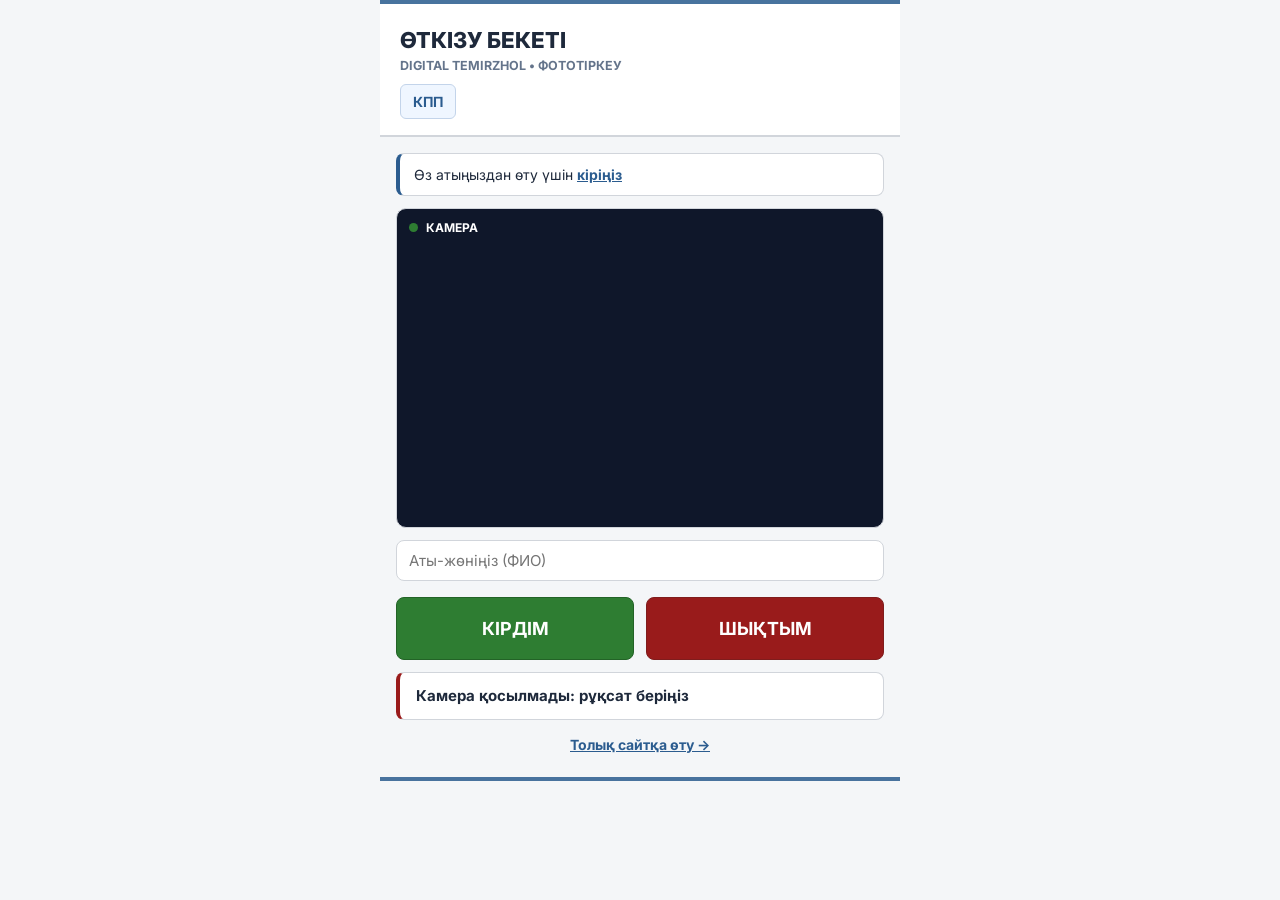
<file: frontend/go.html>
<!DOCTYPE html>
<html lang="kk">
<head>
  <meta charset="UTF-8">
  <meta name="viewport" content="width=device-width, initial-scale=1.0, maximum-scale=1.0, user-scalable=no">
  <title>Өткізу бекеті | Digital Temirzhol</title>
  <link rel="stylesheet" href="css/style.css">
  <style>
    body { background: var(--bg-app); }
    .go-wrap { max-width: 520px; margin: 0 auto; padding: 0 0 32px; }
    .go-head { background: #fff; border-bottom: 2px solid var(--border-strong); padding: 20px 20px 16px; }
    .go-head h1 { font-size: 22px; font-weight: 800; }
    .go-point {
      font-size: 14px; font-weight: 700; background: var(--primary-light); color: var(--primary);
      display: inline-block; padding: 6px 12px; border-radius: 6px; margin-top: 8px;
      border: 1px solid #c3d4ea;
    }
    .go-body { padding: 16px 16px 0; }
    .go-cam {
      position: relative; background: #0f172a; border: 1px solid var(--border-strong); border-radius: 10px;
      overflow: hidden; height: 320px; margin-bottom: 12px;
    }
    .go-cam video { width: 100%; height: 100%; object-fit: cover; }
    .go-btns { display: grid; grid-template-columns: 1fr 1fr; gap: 12px; margin: 12px 0; }
    .go-btns .btn { padding: 20px 8px; font-size: 18px; }
    .go-result {
      display: none; background: #fff; border: 1px solid var(--border-strong);
      border-left: 4px solid var(--success);
      border-radius: 8px; padding: 12px 16px; font-weight: 700; font-size: 15px; margin-bottom: 12px;
    }
    .go-result.err { border-left-color: var(--danger); }
    .go-foot { text-align: center; margin-top: 14px; }
    .go-foot a { color: var(--primary); font-size: 14px; font-weight: 700; }
    @media (max-width: 480px) {
      .go-btns { grid-template-columns: 1fr; }
      .go-cam { height: 260px; }
    }
  </style>
</head>
<body>

  <div class="go-wrap">
    <div class="rail-stripe"></div>
    <div class="go-head">
      <h1>ӨТКІЗУ БЕКЕТІ</h1>
      <div style="font-size: 12.5px; color: var(--text-muted); font-weight: 700;">DIGITAL TEMIRZHOL • ФОТОТІРКЕУ</div>
      <span class="go-point" id="goPoint">БЕКЕТ АНЫҚТАЛУДА...</span>
    </div>

    <div class="go-body">
      <div id="goLoginBar" style="display:none; background:#fff; border:1px solid var(--border-strong); border-left:4px solid var(--primary); border-radius:8px; padding:10px 14px; margin-bottom:12px; font-size:14px;">
        Өз атыңыздан өту үшін <a id="goLoginLink" href="login.html" style="color:var(--primary); font-weight:700;">кіріңіз</a>
      </div>

      <div class="go-cam">
        <video id="goVideo" autoplay playsinline muted></video>
        <canvas id="goCanvas" style="display:none;"></canvas>
        <div class="scanline"></div>
        <div style="position:absolute; top:10px; left:12px; display:flex; align-items:center; gap:8px;">
          <span class="live-dot"></span>
          <span style="color:#fff; font-size:12px; font-weight:700;">КАМЕРА</span>
        </div>
      </div>

      <div id="goGuestBox">
        <input type="text" id="goName" class="form-control" placeholder="Аты-жөніңіз (ФИО)" autocomplete="off"
               style="background:#fff; margin-bottom:4px;">
      </div>

      <div class="go-btns">
        <button class="btn btn-success" id="goIn" onclick="goCheck('CHECK_IN')">КІРДІМ</button>
        <button class="btn btn-danger" id="goOut" onclick="goCheck('CHECK_OUT')">ШЫҚТЫМ</button>
      </div>

      <div class="go-result" id="goResult"></div>

      <div class="go-foot">
        <a href="index.html">Толық сайтқа өту →</a>
      </div>
    </div>
    <div class="rail-stripe" style="margin-top:20px;"></div>
  </div>

  <script src="js/config.js"></script>
  <script src="js/api.js"></script>
  <script>
    const _p = new URLSearchParams(window.location.search);
    const checkpointId = _p.get("c") || "";
    let stream = null;
    const video = document.getElementById("goVideo");

    function say(text, isErr) {
      const r = document.getElementById("goResult");
      r.style.display = "block";
      r.classList.toggle("err", !!isErr);
      r.textContent = text;
    }

    async function init() {
      // Identity: locked when logged in
      const u = Api.getUser();
      if (u && u.full_name) {
        document.getElementById("goGuestBox").style.display = "none";
      } else {
        const bar = document.getElementById("goLoginBar");
        bar.style.display = "block";
        document.getElementById("goLoginLink").href =
          "login.html?next=" + encodeURIComponent("go.html" + window.location.search);
      }
      // Checkpoint name
      if (checkpointId) {
        try {
          const points = await Api.getWorkPoints("checkpoint", true);
          const cp = points.find(p => String(p.id) === String(checkpointId));
          if (cp) document.getElementById("goPoint").textContent = cp.name.toUpperCase();
          else document.getElementById("goPoint").textContent = "КПП";
        } catch (e) {
          document.getElementById("goPoint").textContent = "КПП";
        }
      } else {
        document.getElementById("goPoint").textContent = "КПП";
      }
      // Camera
      try {
        stream = await navigator.mediaDevices.getUserMedia({
          video: { facingMode: "user", width: { ideal: 1280 }, height: { ideal: 720 } },
          audio: false
        });
        video.srcObject = stream;
        await video.play();
      } catch (e) {
        say("Камера қосылмады: рұқсат беріңіз", true);
      }
    }

    async function goCheck(action) {
      const btnIn = document.getElementById("goIn");
      const btnOut = document.getElementById("goOut");
      btnIn.disabled = true;
      btnOut.disabled = true;
      try {
        let photo = null;
        if (video.videoWidth) {
          const c = document.getElementById("goCanvas");
          c.width = video.videoWidth;
          c.height = video.videoHeight;
          c.getContext("2d").drawImage(video, 0, 0, c.width, c.height);
          photo = c.toDataURL("image/jpeg", 0.85);
        }
        const u = Api.getUser();
        const name = (document.getElementById("goName").value || "").trim();
        const res = await Api.checkIn({
          worker_name: (u && u.full_name) || name || "Жұмысшы",
          user_id: u ? u.id : null,
          photo_base64: photo,
          action_type: action,
          checkpoint_id: checkpointId ? parseInt(checkpointId) : undefined,
          kiosk_token: undefined
        });
        say((action === "CHECK_IN" ? "КІРДІҢІЗ ✓ " : "ШЫҚТЫҢЫЗ ✓ ") + (res.timestamp || ""), false);
      } catch (err) {
        say("Қате: " + (err.message || "сервер жауап бермеді"), true);
      } finally {
        btnIn.disabled = false;
        btnOut.disabled = false;
      }
    }

    window.addEventListener("DOMContentLoaded", init);
  </script>
</body>
</html>
</file>
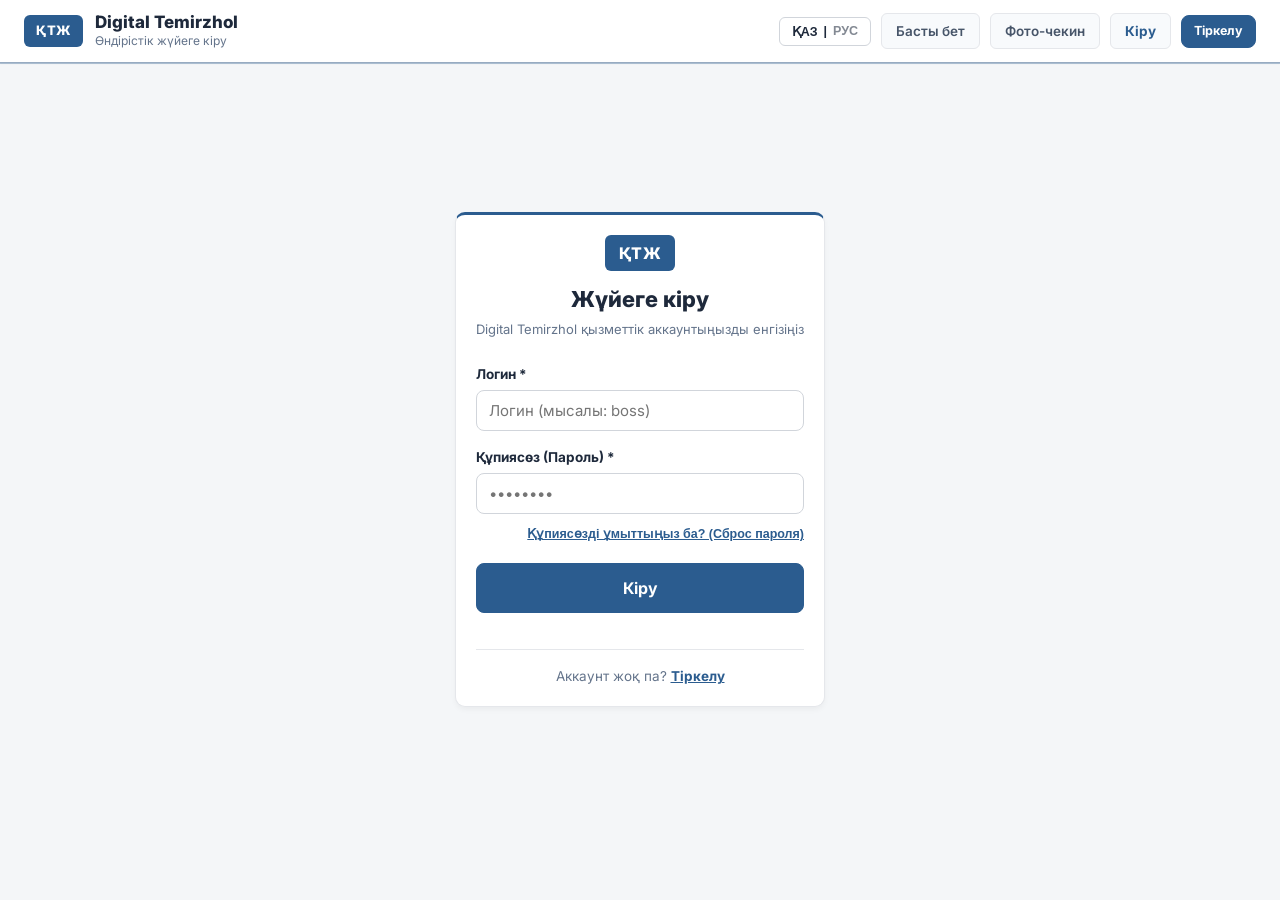
<file: frontend/login.html>
<!DOCTYPE html>
<html lang="kk">
<head>
  <meta charset="UTF-8">
  <meta name="viewport" content="width=device-width, initial-scale=1.0">
  <title>Кіру | Digital Temirzhol</title>
  <link rel="stylesheet" href="css/style.css">
  <link rel="preconnect" href="https://fonts.googleapis.com">
  <link rel="preconnect" href="https://fonts.gstatic.com" crossorigin>
  <link href="https://fonts.googleapis.com/css2?family=Inter:wght@400;500;600;700;800&family=JetBrains+Mono:wght@600&display=swap" rel="stylesheet">
</head>
<body style="display:flex; flex-direction:column; min-height:100vh;">

  <div id="appNavbar"></div>

  <main class="main-container" style="max-width: 460px; flex: 1; display: flex; flex-direction: column; justify-content: center;">
    
    <div class="glass-card highlight" style="box-shadow: var(--shadow-md);">
      <div style="text-align: center; margin-bottom: 24px;">
        <span class="brand-badge" style="display: inline-block; margin-bottom: 12px; font-size: 16px; padding: 6px 14px;">ҚТЖ</span>
        <h2 style="font-size: 22px; font-weight: 800; color: var(--text-main);">Жүйеге кіру</h2>
        <p style="color: var(--text-muted); font-size: 13px; margin-top: 4px;">
          Digital Temirzhol қызметтік аккаунтыңызды енгізіңіз
        </p>
      </div>

      <form id="loginForm" onsubmit="handleLogin(event)">
        <div class="form-group">
          <label class="form-label">Логин *</label>
          <input type="text" id="loginUsername" class="form-control" placeholder="Логин (мысалы: boss)" required autocomplete="username">
        </div>

        <div class="form-group" style="margin-bottom: 10px;">
          <label class="form-label">Құпиясөз (Пароль) *</label>
          <input type="password" id="loginPassword" class="form-control" placeholder="••••••••" required autocomplete="current-password">
        </div>

        <!-- Forgot Password Link -->
        <div style="display: flex; justify-content: flex-end; margin-bottom: 20px;">
          <button type="button" onclick="openResetModal()" style="background: none; border: none; color: var(--primary); font-size: 12.5px; font-weight: 600; cursor: pointer; text-decoration: underline; padding: 2px 0;">
            Құпиясөзді ұмыттыңыз ба? (Сброс пароля)
          </button>
        </div>

        <button type="submit" class="btn btn-primary btn-lg" style="width: 100%; margin-bottom: 16px;" id="btnLogin">
          Кіру
        </button>
      </form>

      <div style="text-align: center; margin-top: 20px; padding-top: 16px; border-top: 1px solid var(--border-color); font-size: 13.5px; color: var(--text-muted);">
        Аккаунт жоқ па? <a href="register.html" style="color: var(--primary); font-weight: 700;">Тіркелу</a>
      </div>
    </div>

  </main>

  <!-- ================= PASSWORD RESET MODAL ================= -->
  <div class="modal-overlay" id="resetModal">
    <div class="modal-box" style="max-width: 440px;">
      
      <div style="display: flex; justify-content: space-between; align-items: center; margin-bottom: 16px;">
        <div style="display: flex; align-items: center; gap: 8px;">
          <span style="font-size: 20px;">🔐</span>
          <h3 style="font-size: 17px; font-weight: 800; color: var(--text-main);">Құпиясөзді қалпына келтіру</h3>
        </div>
        <button type="button" class="btn btn-secondary btn-sm" onclick="closeResetModal()" style="padding: 4px 8px; font-size: 14px;">✕</button>
      </div>

      <!-- Step 1: Identifier Input -->
      <div id="resetStep1">
        <p style="font-size: 13px; color: var(--text-muted); margin-bottom: 16px; line-height: 1.45;">
          Тіркелген <strong>телефон нөміріңізді</strong> немесе <strong>электрондық поштаңызды (email)</strong> енгізіңіз. Біз 6-таңбалы растау кодын жолдаймыз.
        </p>

        <form onsubmit="handleRequestResetCode(event)">
          <div class="form-group" style="margin-bottom: 18px;">
            <label class="form-label">Телефон нөмірі немесе Email *</label>
            <input 
              type="text" 
              id="resetIdentifier" 
              class="form-control" 
              placeholder="+7 (777) 111-22-33 немесе email@railways.kz" 
              required
            >
            <small style="color: var(--text-muted); font-size: 11.5px; margin-top: 4px; display: block;">
              Сондай-ақ қызметтік логиніңізді немесе ЖСН (ИИН) жазуға болады.
            </small>
          </div>

          <button type="submit" class="btn btn-primary" style="width: 100%; padding: 11px;" id="btnSendResetCode">
            Растау кодын алу
          </button>
        </form>
      </div>

      <!-- Step 2: Verification Code & New Password -->
      <div id="resetStep2" style="display: none;">
        <div style="background: #f0fdf4; border: 1px solid #bbf7d0; border-radius: var(--radius-sm); padding: 10px 14px; margin-bottom: 16px;">
          <div style="font-size: 12.5px; color: #166534; font-weight: 600;" id="resetSentNotice">
            Код жіберілді
          </div>
          <div id="resetDemoCodeBanner" style="font-size: 12px; color: #15803d; font-family: var(--font-mono); margin-top: 4px; font-weight: 700;">
            <!-- Demo verification code displayed here -->
          </div>
        </div>

        <form onsubmit="handleConfirmResetPassword(event)">
          <div class="form-group" style="margin-bottom: 12px;">
            <label class="form-label">6-таңбалы растау коды *</label>
            <input 
              type="text" 
              id="resetCodeInput" 
              class="form-control" 
              placeholder="Мысалы: 123456" 
              maxlength="6" 
              pattern="\d{6}" 
              style="font-family: var(--font-mono); letter-spacing: 3px; font-size: 16px; text-align: center;" 
              required
            >
          </div>

          <div class="form-group" style="margin-bottom: 12px;">
            <label class="form-label">Жаңа құпиясөз (пароль) *</label>
            <input 
              type="password" 
              id="resetNewPassword" 
              class="form-control" 
              placeholder="Кем дегенде 6 таңба" 
              minlength="6"
              required 
              autocomplete="new-password"
            >
          </div>

          <div class="form-group" style="margin-bottom: 18px;">
            <label class="form-label">Жаңа құпиясөзді қайталаңыз *</label>
            <input 
              type="password" 
              id="resetConfirmPassword" 
              class="form-control" 
              placeholder="Құпиясөзді қайта теріңіз" 
              required 
              autocomplete="new-password"
            >
          </div>

          <button type="submit" class="btn btn-primary" style="width: 100%; padding: 11px; margin-bottom: 10px;" id="btnSubmitNewPassword">
            Құпиясөзді жаңарту және жүйеге кіру
          </button>

          <button type="button" class="btn btn-secondary btn-sm" onclick="backToStep1()" style="width: 100%;">
            ⬅️ Басқа байланыс нөмірі немесе email енгізу
          </button>
        </form>
      </div>

    </div>
  </div>

  <script src="js/config.js"></script>
  <script src="js/api.js"></script>
  <script src="js/i18n.js"></script>
  <script>
    window.PAGE = { section: "login", title: "Digital Temirzhol", sub: "Өндірістік жүйеге кіру" };
  </script>
  <script src="js/layout.js"></script>
  <script>
    let activeResetIdentifier = "";

    // ?next=checkin.html%3Fk%3D... — return here after login (QR flow)
    function safeNext() {
      const n = new URLSearchParams(window.location.search).get("next") || "";
      if (/^[a-z0-9_-]+\.html(\?.*)?$/i.test(n)) return n;
      return "index.html";
    }

    async function doLogin(u, p) {
      const btn = document.getElementById("btnLogin");
      btn.disabled = true;
      try {
        const res = await Api.login(u, p);
        Api.setUser(res.user, res.access_token);
        showToast("Сәтті кірдіңіз!", "success");
        const target = safeNext();
        setTimeout(() => {
          window.location.href = target;
        }, 400);
      } catch (err) {
        showToast("Қате: " + err.message, "danger");
        btn.disabled = false;
      }
    }

    async     function handleLogin(e) {
      e.preventDefault();
      const u = document.getElementById("loginUsername").value.trim();
      const p = document.getElementById("loginPassword").value;
      doLogin(u, p);
    }

    // --- Password Reset Flow ---
    function openResetModal() {
      document.getElementById("resetStep1").style.display = "block";
      document.getElementById("resetStep2").style.display = "none";
      document.getElementById("resetIdentifier").value = document.getElementById("loginUsername").value.trim();
      document.getElementById("resetModal").classList.add("active");
    }

    function closeResetModal() {
      document.getElementById("resetModal").classList.remove("active");
    }

    function backToStep1() {
      document.getElementById("resetStep1").style.display = "block";
      document.getElementById("resetStep2").style.display = "none";
    }

    async function handleRequestResetCode(e) {
      e.preventDefault();
      const btn = document.getElementById("btnSendResetCode");
      const identifier = document.getElementById("resetIdentifier").value.trim();
      if (!identifier) return;

      btn.disabled = true;
      btn.innerText = "Код жіберілуде...";

      try {
        const res = await Api.requestPasswordReset(identifier);
        activeResetIdentifier = identifier;

        document.getElementById("resetSentNotice").innerText = res.message || "Растау коды сәтті жіберілді!";
        const demoBanner = document.getElementById("resetDemoCodeBanner");
        if (res.code) {
          demoBanner.innerHTML = `Растау коды: <strong style="font-size:14px; color:#0f172a; background:#e2e8f0; padding:2px 6px; border-radius:4px;">${res.code}</strong>`;
          document.getElementById("resetCodeInput").value = res.code;
        } else if (res.channel === "email") {
          demoBanner.innerHTML = `Код <strong>${res.masked_contact || "поштаңызға"}</strong> жіберілді. Хатыңызды тексеріңіз.`;
          document.getElementById("resetCodeInput").value = "";
        } else {
          demoBanner.innerText = "";
        }

        document.getElementById("resetStep1").style.display = "none";
        document.getElementById("resetStep2").style.display = "block";
        showToast("Растау коды жіберілді!", "success");

      } catch (err) {
        showToast("Қате: " + err.message, "danger");
      } finally {
        btn.disabled = false;
        btn.innerText = "Растау кодын алу";
      }
    }

    async function handleConfirmResetPassword(e) {
      e.preventDefault();
      const btn = document.getElementById("btnSubmitNewPassword");
      const code = document.getElementById("resetCodeInput").value.trim();
      const newPass = document.getElementById("resetNewPassword").value;
      const confirmPass = document.getElementById("resetConfirmPassword").value;

      if (newPass !== confirmPass) {
        showToast("Құпиясөздер сәйкес келмейді!", "danger");
        return;
      }

      btn.disabled = true;
      btn.innerText = "Жаңартылуда...";

      try {
        const res = await Api.confirmPasswordReset(activeResetIdentifier, code, newPass);
        if (res.access_token && res.user) {
          Api.setUser(res.user, res.access_token);
        }
        showToast("Құпиясөз сәтті жаңартылды! Жүйеге кірудесіз...", "success");
        closeResetModal();
        const target = safeNext();
        setTimeout(() => {
          window.location.href = target;
        }, 500);

      } catch (err) {
        showToast("Қате: " + err.message, "danger");
        btn.disabled = false;
        btn.innerText = "Құпиясөзді жаңарту және жүйеге кіру";
      }
    }
  </script>
</body>
</html>
</file>
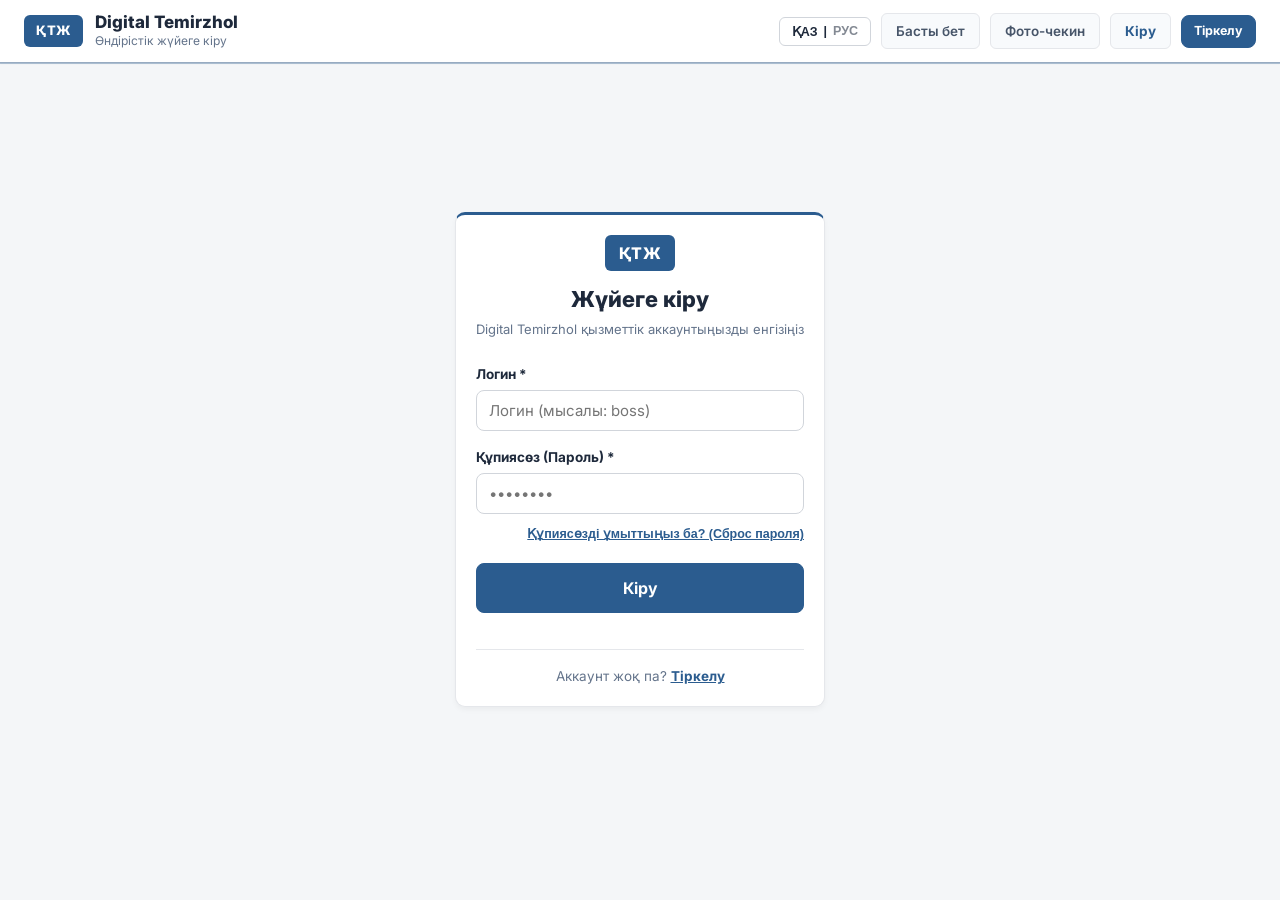
<file: frontend/master.html>
<!DOCTYPE html>
<html lang="kk">
<head>
  <meta charset="UTF-8">
  <meta name="viewport" content="width=device-width, initial-scale=1.0">
  <title>Жол Шебері (Мастер) | Digital Temirzhol</title>
  <link rel="stylesheet" href="css/style.css">
  <link rel="preconnect" href="https://fonts.googleapis.com">
  <link rel="preconnect" href="https://fonts.gstatic.com" crossorigin>
  <link href="https://fonts.googleapis.com/css2?family=Inter:wght@400;500;600;700;800&family=JetBrains+Mono:wght@600&display=swap" rel="stylesheet">
</head>
<body>

  <div id="appNavbar"></div>

  <main class="main-container">
    
    <div style="margin-bottom: 14px;">
      <a href="index.html" class="btn btn-secondary btn-sm" style="display:inline-flex; align-items:center; gap:6px;">
        ⬅️ Басты желіге қайту (Главная)
      </a>
    </div>

    <!-- Action Header -->
    <div style="display: flex; justify-content: space-between; align-items: center; margin-bottom: 24px; flex-wrap: wrap; gap: 14px;">
      <div>
        <h2 style="font-size: 22px; font-weight: 800; color: var(--text-main);">
          «Smart Naryad» — Наряд-допуск өндірісі
        </h2>
        <p style="color: var(--text-muted); font-size: 13.5px;">
          Қағазсыз онлайн наряд құрыңыз, автоматты Тех. Картаны таңдаңыз және жұмысты жабыңыз.
        </p>
      </div>

      <div style="display:flex; gap:10px;">
        <button class="btn btn-secondary" onclick="openChatWithBoss()">
          Бастыққа жазу (Личка)
        </button>
        <button class="btn btn-primary btn-lg" onclick="openCreateNaryadModal()">
          Жаңа Наряд-допуск ашу (№451)
        </button>
      </div>
    </div>

    <!-- 1. MY TEAM LIVE ATTENDANCE (Кім бар, кім жоқ) -->
    <div class="glass-card" style="margin-bottom: 24px;">
      <div class="card-header" style="flex-wrap:wrap; gap:12px;">
        <div>
          <div style="display:inline-flex; align-items:center; gap:6px; margin-bottom:4px;">
            <span class="badge badge-green">БРИГАДА ҚАТЫСУЫ</span>
          </div>
          <h3 style="font-size: 17px; margin-bottom:2px;">Менің бригадалық құрамым (Кім бар, кім жоқ)</h3>
          <p style="font-size:12px; color:var(--text-muted);">
            Қарамағыңыздағы жұмысшылардың өткізу бекетінен өткендігі, фотосуреттері және жеке байланыс
          </p>
        </div>

        <button class="btn btn-secondary btn-sm" onclick="loadMasterBrigadeRoster()">Жаңарту</button>
      </div>

      <!-- Quick Summary Stats -->
      <div class="grid-4" style="margin-bottom: 16px;">
        <div class="stat-card">
          <div class="stat-val" id="masterTeamTotal">0</div>
          <div class="stat-label">Бригададағы жұмысшылар</div>
        </div>
        <div class="stat-card">
          <div class="stat-val" style="color:var(--success);" id="masterTeamPresent">0</div>
          <div class="stat-label">Жұмыста (Есть / Бар)</div>
        </div>
        <div class="stat-card">
          <div class="stat-val" style="color:#b91c1c;" id="masterTeamAbsent">0</div>
          <div class="stat-label">Келмеген (Нет / Жоқ)</div>
        </div>
        <div class="stat-card">
          <div class="stat-val" style="color:#b45309;" id="masterTeamLeave">0</div>
          <div class="stat-label">Больничный / Отпуск</div>
        </div>
      </div>

      <!-- Team Table -->
      <div class="table-wrapper">
        <table class="custom-table">
          <thead>
            <tr>
              <th>Фото</th>
              <th>Жұмысшы аты-жөні</th>
              <th>Лауазымы</th>
              <th>Келген уақыты</th>
              <th>Мәртебесі</th>
              <th>Жеке байланыс</th>
            </tr>
          </thead>
          <tbody id="masterBrigadeTable">
            <tr><td colspan="6" style="text-align:center;">Жүктелуде...</td></tr>
          </tbody>
        </table>
      </div>
    </div>

    <!-- Active Orders List -->
    <div class="glass-card">
      <div class="card-header">
        <h3>Менің нарядтарымның тізімі және мәртебесі</h3>
        <button class="btn btn-secondary btn-sm" onclick="loadMasterNaryads()">Жаңарту</button>
      </div>

      <div class="table-wrapper">
        <table class="custom-table">
          <thead>
            <tr>
              <th>№ Наряд</th>
              <th>Жұмыс түрі мен Тех. карта</th>
              <th>Орны</th>
              <th>Жоспарлы уақыты</th>
              <th>Мәртебесі (Статус)</th>
              <th>Әрекет</th>
            </tr>
          </thead>
          <tbody id="masterNaryadTable">
            <tr><td colspan="6" style="text-align:center;">Жүктелуде...</td></tr>
          </tbody>
        </table>
      </div>
    </div>

  </main>

  <!-- Modal: Create Naryad №451 -->
  <div class="modal-overlay" id="createNaryadModal">
    <div class="modal-content" style="max-width: 700px;">
      <div style="display: flex; justify-content: space-between; align-items: center; margin-bottom: 18px; border-bottom: 1px solid var(--border-subtle); padding-bottom: 10px;">
        <h3 style="font-size: 18px; font-weight: 800; color: var(--text-main);">
          Жаңа Наряд-допуск құру (№451 бланк)
        </h3>
        <button class="btn btn-secondary btn-sm" onclick="closeCreateNaryadModal()">✕</button>
      </div>

      <form id="naryadForm" onsubmit="submitNewNaryad(event)">
        
        <div class="grid-2">
          <div class="form-group">
            <label class="form-label">Кәсіпорын</label>
            <input type="text" id="narOrg" class="form-control" value="ПЧ-13 (Алматы дистанциясы)" readonly>
          </div>
          <div class="form-group">
            <label class="form-label">Бөлімше</label>
            <input type="text" id="narSub" class="form-control" value="Участок №3, Околоток №10" readonly>
          </div>
        </div>

        <!-- Work Type Dropdown with automatic Tech Card mapping -->
        <div class="form-group">
          <label class="form-label">Жұмыс түрі (Перечень работ) *</label>
          <select id="narWorkType" class="form-control" onchange="onWorkTypeChange()" required>
            <option value="">(Жұмыс түрін таңдаңыз)</option>
            <option value="Регулировка стыковых зазоров гидравлическими разгонщиками" data-tc="ТК-16 (ҚТЖ-ЦП-2024)">
              Регулировка стыковых зазоров гидравлическими разгонщиками
            </option>
            <option value="Смена рельсовых плетей бесстыкового пути" data-tc="ТК-28 (ҚТЖ-ЦП-2023)">
              Смена рельсовых плетей бесстыкового пути
            </option>
            <option value="Рихтовка и рихтовочно-подбивочные работы на кривых участках" data-tc="ТК-31 (ҚТЖ-ЦП-2024)">
              Рихтовка и рихтовочно-подбивочные работы на кривых участках
            </option>
            <option value="Одиночная смена стрелочного перевода и рамных рельсов" data-tc="ТК-44 (ҚТЖ-ЦП-2022)">
              Одиночная смена стрелочного перевода и рамных рельсов
            </option>
          </select>
        </div>

        <div class="form-group">
          <label class="form-label">Технологиялық карта № (Автоматты байланысады)</label>
          <input type="text" id="narTechCard" class="form-control" style="color: var(--accent-cyan); font-weight: 700;" readonly value="ТК анықталмаған">
        </div>

        <div class="form-group">
          <label class="form-label">Жұмыс жүргізу орны (Станция, Перегон, Км, ПК) *</label>
          <input type="text" id="narLocation" class="form-control" placeholder="Мысалы: Станция Алматы-2, Перегон 42 км, ПК-8" required>
        </div>

        <div class="grid-2">
          <div class="form-group">
            <label class="form-label">Жоспарлы басталуы</label>
            <input type="time" id="narPlanStart" class="form-control" value="09:00" required>
          </div>
          <div class="form-group">
            <label class="form-label">Жоспарлы аяқталуы</label>
            <input type="time" id="narPlanEnd" class="form-control" value="16:00" required>
          </div>
        </div>

        <!-- Safety Measures Checkboxes -->
        <div class="form-group">
          <label class="form-label">Қауіпсіздік шаралары мен сигналдар:</label>
          <div style="display: flex; flex-direction: column; gap: 6px; font-size: 13px; color: var(--text-main);">
            <label><input type="checkbox" name="safetymeasure" value="ДУ-46 журналына бекітілді" checked> ДУ-46 журналына жазба түсірілді</label>
            <label><input type="checkbox" name="safetymeasure" value="Қызыл сигналды қалқандар орнатылды" checked> Қызыл қалқандар (800 м) орнатылды</label>
            <label><input type="checkbox" name="safetymeasure" value="Сигналист ысқырықпен сапқа қойылды" checked> Сигналист сапқа қойылды</label>
            <label><input type="checkbox" name="safetymeasure" value="Бригадаға мақсатты нұсқама (инструктаж) жүргізілді" checked> Бригадаға мақсатты нұсқама жүргізілді</label>
          </div>
        </div>

        <div style="text-align: right; margin-top: 20px;">
          <button type="button" class="btn btn-secondary" onclick="closeCreateNaryadModal()">Бас тарту</button>
          <button type="submit" class="btn btn-primary" id="btnSubmitNaryad">
            Бастыққа бекітуге жіберу ➔
          </button>
        </div>

      </form>
    </div>
  </div>

  <script src="js/config.js"></script>
  <script src="js/config.js"></script>
  <script src="js/api.js"></script>
  <script src="js/i18n.js"></script>
  <script src="js/chat_modal.js"></script>
  <script>
    window.PAGE = { section: "cabinet", title: "Digital Temirzhol", sub: "Жол шебері • Наряд-допуск №451" };
  </script>
  <script src="js/layout.js"></script>
  <script>
    let currentMasterUser = null;

    window.addEventListener("DOMContentLoaded", () => {
      currentMasterUser = Api.getUser();
      if (!currentMasterUser) {
        window.location.href = "login.html";
        return;
      }
      if (currentMasterUser.role !== "MASTER" && currentMasterUser.role !== "BOSS") {
        alert("Қатынау шектелген! Бұл парақша тек Жол шеберіне (Мастер) арналған.");
        window.location.href = "index.html";
        return;
      }
      // User capsule lives in the shared navbar (js/layout.js).
      loadMasterBrigadeRoster();
      loadMasterNaryads();
      setInterval(loadMasterNaryads, 6000);
      setInterval(loadMasterBrigadeRoster, 8000);
    });

    async function loadMasterBrigadeRoster() {
      const tbody = document.getElementById("masterBrigadeTable");
      try {
        const params = { role: "WORKER" };
        if (currentMasterUser && currentMasterUser.id) {
          params.master_id = currentMasterUser.id;
        }
        let data = await Api.getRoster(params);
        // If master has no assigned workers yet, show workers across the district so he has full team visibility
        if (!data.records || data.records.length === 0) {
          data = await Api.getRoster({ role: "WORKER" });
        }

        const workers = data.records || [];
        document.getElementById("masterTeamTotal").innerText = workers.length;
        document.getElementById("masterTeamPresent").innerText = workers.filter(w => w.status === "PRESENT").length;
        document.getElementById("masterTeamAbsent").innerText = workers.filter(w => w.status === "ABSENT").length;
        document.getElementById("masterTeamLeave").innerText = workers.filter(w => w.status === "LEAVE").length;

        if (!workers.length) {
          tbody.innerHTML = `<tr><td colspan="6" style="text-align:center; padding:16px; color:var(--text-muted);">Бригада жұмысшылары табылмады</td></tr>`;
          return;
        }

        tbody.innerHTML = workers.map(w => {
          let statusBadge = `<span class="badge badge-gray">ЖОҚ (КЕЛМЕГЕН)</span>`;
          if (w.status === 'PRESENT') {
            statusBadge = `<span class="badge badge-green">ЖҰМЫСТА (БАР)</span>`;
          } else if (w.status === 'LEAVE') {
            statusBadge = `<span class="badge badge-yellow">БОЛЬНИЧНЫЙ/ОТПУСК</span>`;
          }

          const photoSrc = w.photo_url ? Api.getFileUrl(w.photo_url) : "data:image/svg+xml;utf8,<svg xmlns='http://www.w3.org/2000/svg' width='40' height='40' viewBox='0 0 24 24' fill='%2394a3b8'><path d='M12 12c2.21 0 4-1.79 4-4s-1.79-4-4-4-4 1.79-4 4 1.79 4 4 4zm0 2c-2.67 0-8 1.34-8 4v2h16v-2c0-2.66-5.33-4-8-4z'/></svg>";

          return `
            <tr style="cursor:pointer;" onclick="${w.id ? `openChatWith(${w.id}, '${escapeJs(w.full_name)}', '${escapeJs(w.role)}')` : ''}">
              <td><img src="${photoSrc}" class="table-photo" alt="Фото"></td>
              <td>
                <strong>${escapeHtml(w.full_name)}</strong>
                <div style="font-size:11px; color:var(--text-muted);">${escapeHtml(w.emp_num)} | ЖСН: ${escapeHtml(w.iin || '—')}</div>
                <div style="font-size:11px; color:var(--primary); font-weight:500;">${escapeHtml(w.organization || 'ПЧ-13')} • ${escapeHtml(w.subdivision || '')}</div>
              </td>
              <td>${escapeHtml(w.position)}</td>
              <td style="font-family:var(--font-mono);">${w.check_in_time}</td>
              <td>${statusBadge}</td>
              <td>
                ${w.id ? `
                  <button class="btn btn-sm btn-primary" onclick="event.stopPropagation(); openChatWith(${w.id}, '${escapeJs(w.full_name)}', '${escapeJs(w.role)}')">
                    Чат ашу (ЛС)
                  </button>
                ` : `<span style="font-size:11px; color:var(--text-muted);">Тіркелмеген</span>`}
              </td>
            </tr>
          `;
        }).join("");
      } catch (err) {
        console.error("Master brigade error:", err);
      }
    }

    async function openChatWithBoss() {
      try {
        const bosses = await Api.getChatUsers("", "BOSS");
        if (bosses && bosses.length > 0) {
          const boss = bosses[0];
          openChatWith(boss.id, boss.full_name, "ПЧ Бастығы");
        } else {
          // If no boss registered yet, prompt or search
          openChatWith(1, "ПЧ Бастығы (Директор)", "BOSS");
        }
      } catch (err) {
        openChatWith(1, "ПЧ Бастығы (Директор)", "BOSS");
      }
    }

    function escapeJs(str) {
      if (!str) return "";
      return String(str).replace(/'/g, "\\'").replace(/"/g, '\\"');
    }

    function onWorkTypeChange() {
      const select = document.getElementById("narWorkType");
      const opt = select.options[select.selectedIndex];
      const tc = opt.getAttribute("data-tc") || "ТК анықталмаған";
      document.getElementById("narTechCard").value = tc;
    }

    function openCreateNaryadModal() {
      document.getElementById("createNaryadModal").classList.add("active");
    }
    function closeCreateNaryadModal() {
      document.getElementById("createNaryadModal").classList.remove("active");
    }

    async function loadMasterNaryads() {
      try {
        const naryads = await Api.getNaryads();
        const tbody = document.getElementById("masterNaryadTable");

        if (!naryads.length) {
          tbody.innerHTML = `<tr><td colspan="6" style="text-align:center;">Әзірге нарядтар жоқ</td></tr>`;
          return;
        }

        tbody.innerHTML = naryads.map(n => {
          let badge = `<span class="badge badge-blue">${n.status}</span>`;
          let actionBtn = "";

          if (n.status === "PENDING_BOSS") {
            badge = `<span class="badge badge-yellow">БАСТЫҚТА (ҚОЛ КҮТУДЕ)</span>`;
            actionBtn = `<span style="font-size:12px; color:var(--text-muted);">Бастықты күтуде</span>`;
          } else if (n.status === "APPROVED_BOSS") {
            badge = `<span class="badge badge-purple">ДИСПЕТЧЕРДЕ (ТЕРЕЗЕ КҮТУДЕ)</span>`;
            actionBtn = `<span style="font-size:12px; color:var(--text-muted);">Диспетчерді күтуде</span>`;
          } else if (n.status === "PERMITTED_DISPATCHER") {
            badge = `<span class="badge badge-green">ЖҰМЫС ЖҮРІП ЖАТЫР</span>`;
            actionBtn = `<button class="btn btn-danger btn-sm" onclick="completeNaryadPrompt(${n.id})">Жұмысты аяқтау (Жолды босату)</button>`;
          } else if (n.status === "COMPLETED") {
            badge = `<span class="badge badge-green">АЯҚТАЛДЫ</span>`;
            if (n.pdf_path) {
              const fileUrl = Api.getFileUrl(n.pdf_path);
              actionBtn = `<a href="${fileUrl}" target="_blank" download class="btn btn-success btn-sm">Ресми №451 PDF (Жүктеу)</a>`;
            }
          }

          return `
            <tr>
              <td><strong style="color:var(--primary);">${n.number}</strong></td>
              <td>${n.work_type}<br/><small style="color:var(--text-muted);">${n.tech_card_no}</small></td>
              <td>${n.location}</td>
              <td style="font-family:var(--font-mono);">${n.plan_start} — ${n.plan_end}</td>
              <td>${badge}</td>
              <td>${actionBtn}</td>
            </tr>
          `;
        }).join("");
      } catch (err) {
        console.warn("Master naryad error:", err);
      }
    }

    async function submitNewNaryad(e) {
      e.preventDefault();
      const btn = document.getElementById("btnSubmitNaryad");
      btn.disabled = true;

      const measures = Array.from(document.querySelectorAll("input[name='safetymeasure']:checked")).map(cb => cb.value);

      const payload = {
        organization: document.getElementById("narOrg").value,
        subdivision: document.getElementById("narSub").value,
        work_type: document.getElementById("narWorkType").value,
        tech_card_no: document.getElementById("narTechCard").value,
        location: document.getElementById("narLocation").value,
        plan_start: document.getElementById("narPlanStart").value,
        plan_end: document.getElementById("narPlanEnd").value,
        safety_measures: measures
      };

      try {
        const res = await Api.createNaryad(payload);
        showToast(`Наряд ${res.number} сәтті құрылып, Бастыққа жолданды!`, "success");
        closeCreateNaryadModal();
        loadMasterNaryads();
      } catch (err) {
        showToast("Қате: " + err.message, "danger");
      } finally {
        btn.disabled = false;
      }
    }

    async function completeNaryadPrompt(naryadId) {
      const now = new Date();
      const timeStr = `${String(now.getHours()).padStart(2, '0')}:${String(now.getMinutes()).padStart(2, '0')}`;
      const actual = prompt("Жұмыстың нақты аяқталған уақыты (Жол босатылды):", timeStr);
      if (!actual) return;

      try {
        const res = await Api.completeNaryad(naryadId, actual);
        showToast("Жұмыс аяқталды! Ресми №451 сандық PDF бланкісі дайын болды.", "success");
        loadMasterNaryads();
      } catch (err) {
        showToast("Қате: " + err.message, "danger");
      }
    }
  </script>
</body>
</html>
</file>
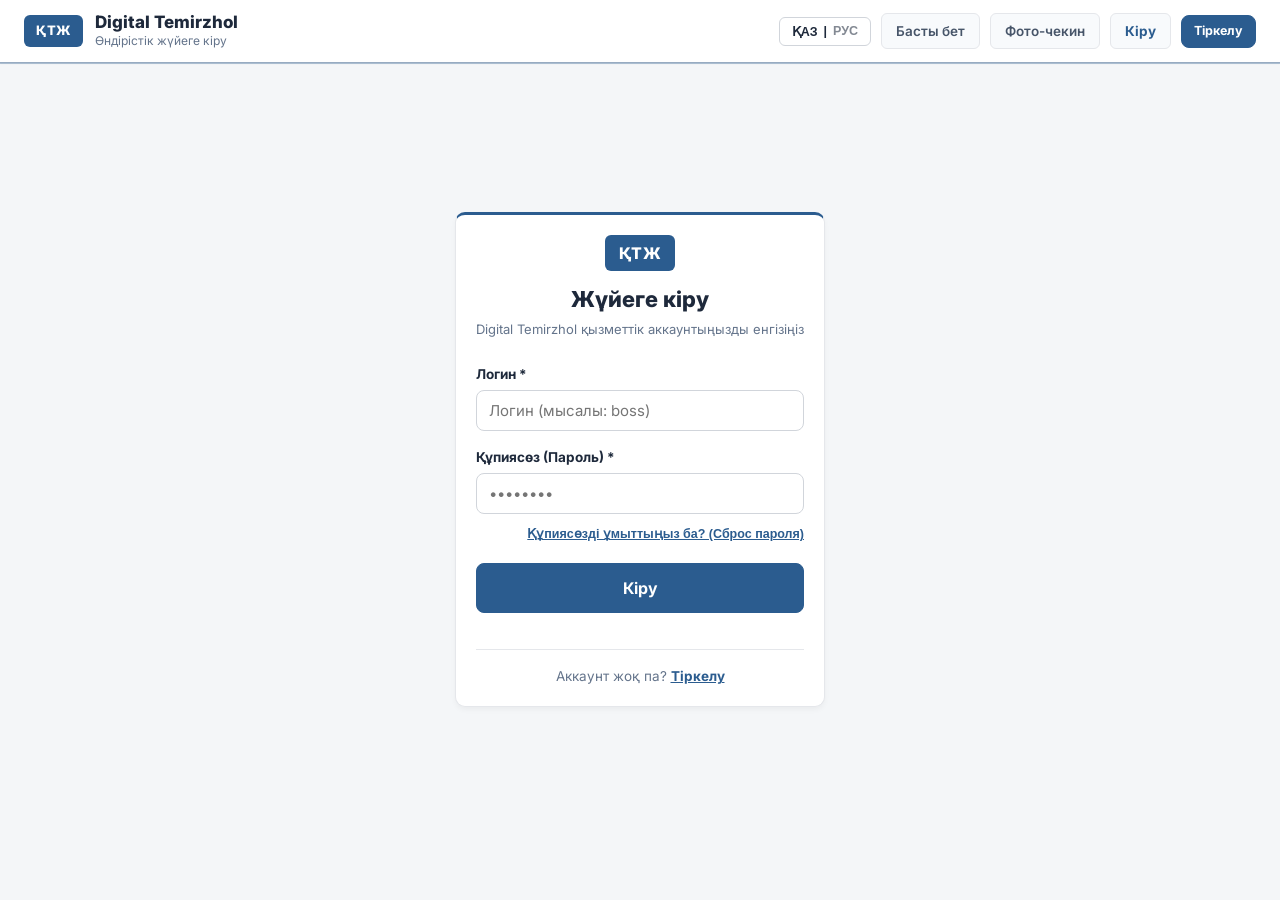
<file: frontend/worker.html>
<!DOCTYPE html>
<html lang="kk">
<head>
  <meta charset="UTF-8">
  <meta name="viewport" content="width=device-width, initial-scale=1.0">
  <title>Жұмыскер Кабинеті | Digital Temirzhol</title>
  <link rel="stylesheet" href="css/style.css">
  <link rel="preconnect" href="https://fonts.googleapis.com">
  <link rel="preconnect" href="https://fonts.gstatic.com" crossorigin>
  <link href="https://fonts.googleapis.com/css2?family=Inter:wght@400;500;600;700;800&family=JetBrains+Mono:wght@600&display=swap" rel="stylesheet">
</head>
<body>

  <div id="appNavbar"></div>

  <main class="main-container" style="max-width: 960px;">
    
    <div style="margin-bottom: 14px;">
      <a href="index.html" class="btn btn-secondary btn-sm" style="display:inline-flex; align-items:center; gap:6px;">
        ⬅️ Басты желіге қайту (Главная)
      </a>
    </div>

    <!-- Worker Profile Overview Card -->
    <div class="glass-card highlight" style="margin-bottom: 24px;">
      <div style="display: flex; align-items: center; justify-content: space-between; flex-wrap: wrap; gap: 16px;">
        <div style="display: flex; align-items: center; gap: 16px;">
          <div style="width: 70px; height: 70px; border-radius: 50%; overflow: hidden; border: 1px solid var(--border-strong); background: #e2e8f0; display: flex; align-items: center; justify-content: center;">
            <img id="myPhoto" src="" style="width: 100%; height: 100%; object-fit: cover; display: none;">
            <div id="myPhotoPlaceholder" style="font-size: 14px; font-weight: 700; color: var(--text-muted);">ФОТО</div>
          </div>
          <div>
            <h2 id="myName" style="font-size: 20px; font-weight: 800; color: var(--text-main);">
              Жұмыскер кабинеті
            </h2>
            <p id="myPos" style="color: var(--text-muted); font-size: 13.5px;">
              —
            </p>
            <div style="font-size: 12px; color: var(--primary); font-family: var(--font-mono); margin-top: 2px;">
              Табельдік №: <span id="myEmpNum">RG-00104</span> | ЖСН: <span id="myIin">—</span>
            </div>
            <div style="font-size: 12px; color: var(--text-muted); margin-top: 2px;">
              Бөлім / Часть: <strong id="myOrg" style="color:var(--text-main);">ПЧ-13</strong> • <span id="mySubdivision">Участок №3</span>
            </div>
          </div>
        </div>

        <div style="display: flex; gap: 8px; flex-wrap: wrap;">
          <button class="btn btn-secondary btn-sm" onclick="openChatWithMaster()">
            Шеберге жазу (Личка)
          </button>
          <button class="btn btn-secondary btn-sm" onclick="openChatWithBoss()">
            Бастыққа жазу (Личка)
          </button>
          <button class="btn btn-primary btn-sm" onclick="openLeaveModal()">
            Больничный / Отпуск өтініші
          </button>
        </div>
      </div>
    </div>

    <!-- 2 Column Layout: Leaves History & Recent Shifts -->
    <div class="grid-2" style="margin-bottom: 24px;">
      
      <!-- Leaves History -->
      <div class="glass-card">
        <div class="card-header">
          <h3>Менің больничный & отпуск өтініштерім</h3>
        </div>

        <div id="myLeavesList">
          <div style="text-align: center; color: var(--text-muted); padding: 30px 0;">
            Жүктелуде...
          </div>
        </div>
      </div>

      <!-- Attendance History -->
      <div class="glass-card">
        <div class="card-header">
          <h3>Соңғы ауысымдар тарихы</h3>
        </div>

        <div id="myAttendanceList">
          <div style="text-align: center; color: var(--text-muted); padding: 30px 0;">
            Жүктелуде...
          </div>
        </div>
      </div>

    </div>

  </main>

  <!-- Modal: Submit Leave / Sick Note -->
  <div class="modal-overlay" id="leaveModal">
    <div class="modal-content" style="max-width: 540px;">
      <div style="display: flex; justify-content: space-between; align-items: center; margin-bottom: 16px; border-bottom: 1px solid var(--border-subtle); padding-bottom: 8px;">
        <h3 style="font-size: 18px; font-weight: 800; color: var(--text-main);">
          Анықтама немесе өтініш жүктеу
        </h3>
        <button class="btn btn-secondary btn-sm" onclick="closeLeaveModal()">✕</button>
      </div>

      <form id="leaveForm" onsubmit="submitLeave(event)">
        
        <div class="form-group">
          <label class="form-label">Өтініш түрі *</label>
          <select id="leaveType" class="form-control" required>
            <option value="SICK_LEAVE">Больничный (Еңбекке жарамсыздық парағы)</option>
            <option value="VACATION">Отпуск (Еңбек демалысы)</option>
            <option value="MATERNITY">Декреттік демалыс</option>
          </select>
        </div>

        <div class="grid-2">
          <div class="form-group">
            <label class="form-label">Басталу күні *</label>
            <input type="date" id="leaveStart" class="form-control" required>
          </div>
          <div class="form-group">
            <label class="form-label">Аяқталу күні *</label>
            <input type="date" id="leaveEnd" class="form-control" required>
          </div>
        </div>

        <div class="form-group">
          <label class="form-label">Емхана анықтамасының фотосы / скриншоты *</label>
          <input type="file" id="leaveFile" class="form-control" accept="image/*,.pdf" onchange="previewDoc(event)">
          <div id="docPreviewBox" style="display: none; margin-top: 10px; text-align: center;">
            <img id="docPreview" src="" style="max-height: 140px; border-radius: 6px; border: 1px solid var(--border-glow);">
          </div>
        </div>

        <div class="form-group">
          <label class="form-label">Қосымша түсініктеме (Диагноз немесе себебі)</label>
          <input type="text" id="leaveComment" class="form-control" placeholder="Мысалы: №4 қалалық емхана анықтамасы">
        </div>

        <div style="text-align: right; margin-top: 20px;">
          <button type="button" class="btn btn-secondary" onclick="closeLeaveModal()">Бас тарту</button>
          <button type="submit" class="btn btn-primary" id="btnSubmitLeave">
            Бастыққа жіберу
          </button>
        </div>

      </form>
    </div>
  </div>

  <script src="js/config.js"></script>
  <script src="js/api.js"></script>
  <script src="js/i18n.js"></script>
  <script src="js/chat_modal.js"></script>
  <script>
    window.PAGE = { section: "cabinet", title: "Digital Temirzhol", sub: "Жұмыскер • Жеке кабинет" };
  </script>
  <script src="js/layout.js"></script>
  <script>
    let docBase64 = null;
    let currentUser = null;

    window.addEventListener("DOMContentLoaded", () => {
      currentUser = Api.getUser();
      if (!currentUser) {
        window.location.href = "login.html";
        return;
      }

      document.getElementById("myName").innerText = currentUser.full_name;
      document.getElementById("myPos").innerText = currentUser.position || currentUser.role;
      document.getElementById("myEmpNum").innerText = currentUser.emp_num || "—";
      const iinEl = document.getElementById("myIin");
      if (iinEl) iinEl.innerText = currentUser.iin || "—";
      const orgEl = document.getElementById("myOrg");
      if (orgEl) orgEl.innerText = currentUser.organization || "ПЧ-13";
      const subEl = document.getElementById("mySubdivision");
      if (subEl) subEl.innerText = currentUser.subdivision || "—";
      
      const photoEl = document.getElementById("myPhoto");
      const placeholderEl = document.getElementById("myPhotoPlaceholder");
      if (currentUser.photo_url) {
        photoEl.src = Api.getFileUrl(currentUser.photo_url);
        photoEl.style.display = "block";
        placeholderEl.style.display = "none";
      } else {
        photoEl.style.display = "none";
        placeholderEl.style.display = "flex";
      }

      // Default dates
      const today = new Date().toISOString().split("T")[0];
      document.getElementById("leaveStart").value = today;
      document.getElementById("leaveEnd").value = today;

      loadMyLeaves();
      loadMyAttendance();
    });

    function openLeaveModal() {
      document.getElementById("leaveModal").classList.add("active");
    }
    function closeLeaveModal() {
      document.getElementById("leaveModal").classList.remove("active");
    }

    function previewDoc(e) {
      const file = e.target.files[0];
      if (file) {
        const reader = new FileReader();
        reader.onload = function(evt) {
          docBase64 = evt.target.result;
          document.getElementById("docPreview").src = docBase64;
          document.getElementById("docPreviewBox").style.display = "block";
        };
        reader.readAsDataURL(file);
      }
    }

    async function loadMyLeaves() {
      try {
        const leaves = await Api.getLeaves(currentUser.id);
        const container = document.getElementById("myLeavesList");

        if (!leaves.length) {
          container.innerHTML = `<div style="text-align:center; color:var(--text-muted); padding:30px;">Әзірге өтініштер жоқ</div>`;
          return;
        }

        container.innerHTML = leaves.map(l => {
          const isSick = l.leave_type === "SICK_LEAVE";
          const typeBadge = isSick ? `<span class="badge badge-yellow">БОЛЬНИЧНЫЙ</span>` : `<span class="badge badge-green">ОТПУСК</span>`;
          const statusBadge = l.status === "APPROVED" 
            ? `<span class="badge badge-green">✓ БЕКІТІЛДІ (БАСТЫҚ)</span>` 
            : `<span class="badge badge-yellow">ҚАРАЛУДА</span>`;

          return `
            <div style="padding:12px; background:rgba(255,255,255,0.02); border:1px solid var(--border-subtle); border-radius:8px; margin-bottom:10px;">
              <div style="display:flex; justify-content:space-between; align-items:center; margin-bottom:6px;">
                ${typeBadge}
                ${statusBadge}
              </div>
              <div style="font-size:13px; color:#fff;">${l.start_date} — ${l.end_date}</div>
              <div style="font-size:12px; color:var(--text-muted); margin-top:2px;">${l.comment || 'Анықтама'}</div>
            </div>
          `;
        }).join("");
      } catch (err) {
        console.warn("My leaves error:", err);
      }
    }

    async function loadMyAttendance() {
      try {
        const records = await Api.getRecentAttendance();
        const container = document.getElementById("myAttendanceList");

        const myRecs = records.filter(r => r.user_id === currentUser.id || !r.user_id);
        if (!myRecs.length) {
          container.innerHTML = `<div style="text-align:center; color:var(--text-muted); padding:30px;">Тіркелген ауысымдар жоқ</div>`;
          return;
        }

        container.innerHTML = myRecs.slice(0, 5).map(r => {
          const isCheckIn = r.action_type === "CHECK_IN";
          const badge = isCheckIn ? `<span class="badge badge-green">КЕЛДІ</span>` : `<span class="badge badge-red">КЕТТІ</span>`;

          return `
            <div style="display:flex; justify-content:space-between; align-items:center; padding:10px 12px; background:rgba(255,255,255,0.02); border:1px solid var(--border-subtle); border-radius:8px; margin-bottom:8px;">
              <div>
                <div style="font-size:13.5px; font-weight:700; color:#fff;">${r.checkpoint}</div>
                <div style="font-size:11.5px; color:var(--text-muted); font-family:var(--font-mono);">${r.timestamp}</div>
              </div>
              <div>${badge}</div>
            </div>
          `;
        }).join("");
      } catch (err) {
        console.warn("My att error:", err);
      }
    }

    async function submitLeave(e) {
      e.preventDefault();
      const btn = document.getElementById("btnSubmitLeave");
      btn.disabled = true;

      const payload = {
        leave_type: document.getElementById("leaveType").value,
        start_date: document.getElementById("leaveStart").value,
        end_date: document.getElementById("leaveEnd").value,
        document_base64: docBase64,
        comment: document.getElementById("leaveComment").value
      };

      try {
        await Api.createLeave(payload);
        showToast("Өтініш Бастыққа сәтті жолданды!", "success");
        closeLeaveModal();
        loadMyLeaves();
      } catch (err) {
        showToast("Қате: " + err.message, "danger");
      } finally {
        btn.disabled = false;
      }
    }

    async function openChatWithMaster() {
      try {
        const masters = await Api.getChatUsers("", "MASTER");
        if (masters && masters.length > 0) {
          const m = masters[0];
          openChatWith(m.id, m.full_name, "Жол шебері");
        } else {
          openChatWith(2, "Жол шебері (Мастер)", "MASTER");
        }
      } catch (err) {
        openChatWith(2, "Жол шебері (Мастер)", "MASTER");
      }
    }

    async function openChatWithBoss() {
      try {
        const bosses = await Api.getChatUsers("", "BOSS");
        if (bosses && bosses.length > 0) {
          const b = bosses[0];
          openChatWith(b.id, b.full_name, "ПЧ Бастығы");
        } else {
          openChatWith(1, "ПЧ Бастығы (Директор)", "BOSS");
        }
      } catch (err) {
        openChatWith(1, "ПЧ Бастығы (Директор)", "BOSS");
      }
    }
  </script>
</body>
</html>
</file>
<file: frontend/css/style.css>
/* ==========================================================================
   Digital Temirzhol — Clean Enterprise Design System
   Simple, functional, high-readability UI for Kazakhstan Railways (ҚТЖ)
   Supports Kazakh Cyrillic (ә, ғ, қ, ң, ө, ұ, ү, һ, і) & Russian Cyrillic
   ========================================================================== */

@import url('https://fonts.googleapis.com/css2?family=Inter:wght@400;500;600;700;800&family=Noto+Sans:wght@400;500;600;700&display=swap');

:root {
  /* Fonts with native Cyrillic & Cyrillic Extended support */
  --font-main: 'Inter', 'Noto Sans', -apple-system, BlinkMacSystemFont, "Segoe UI", Roboto, Arial, sans-serif;
  --font-mono: ui-monospace, SFMono-Regular, Menlo, Monaco, Consolas, "Liberation Mono", monospace;

  /* Clean Solid Enterprise Colors (Calm, Muted, Non-toxic) */
  --bg-app: #f4f6f8;
  --surface: #ffffff;
  --surface-hover: #f9fafb;
  --surface-subtle: #f9fafb;

  /* Borders & Dividers */
  --border-color: #e5e7eb;
  --border-strong: #d1d5db;
  --shadow-sm: 0 1px 2px 0 rgba(0, 0, 0, 0.04);
  --shadow-md: 0 3px 6px -1px rgba(0, 0, 0, 0.05);
  --shadow-lg: 0 6px 12px -2px rgba(0, 0, 0, 0.06);

  /* Typography */
  --text-main: #1e293b;
  --text-secondary: #475569;
  --text-muted: #64748b;
  --text-light: #94a3b8;

  /* Brand & Status Accents (Calm, deep, professional) */
  --primary: #2b5c8f;          /* Calm Corporate Slate Blue */
  --primary-hover: #1f456e;
  --primary-light: #eff6ff;

  --success: #2e7d32;          /* Calm Forest/Sage Green */
  --success-hover: #236327;
  --success-light: #f0fdf4;

  --danger: #991b1b;           /* Calm Muted Dark Red / Wine */
  --danger-hover: #7f1d1d;
  --danger-light: #fef2f2;

  --warning: #b45309;          /* Calm Amber / Bronze */
  --warning-light: #fffbeb;

  --purple: #475569;           /* Calm Slate */
  --purple-light: #f1f5f9;

  --accent-cyan: #0284c7;
  --accent-cyan-light: #e0f2fe;

  --radius: 8px;
  --radius-sm: 6px;
  --radius-md: 8px;
  --radius-lg: 12px;
  --radius-full: 9999px;
}

* {
  box-sizing: border-box;
  margin: 0;
  padding: 0;
}

body {
  background-color: var(--bg-app);
  color: var(--text-main);
  font-family: var(--font-main);
  font-size: 14px;
  line-height: 1.5;
  min-height: 100vh;
  -webkit-font-smoothing: antialiased;
}

/* ==========================================================================
   Navigation Bar
   ========================================================================== */

.navbar {
  position: sticky;
  top: 0;
  z-index: 100;
  background: #ffffff;
  border-bottom: 1px solid var(--border-color);
  box-shadow: var(--shadow-sm);
  padding: 12px 24px;
  display: flex;
  align-items: center;
  justify-content: space-between;
  gap: 16px;
}

.brand-wrapper {
  display: flex;
  align-items: center;
  gap: 12px;
  text-decoration: none;
  color: inherit;
}

.brand-badge {
  background: var(--primary);
  color: #ffffff;
  font-weight: 800;
  font-size: 13px;
  letter-spacing: 0.5px;
  padding: 6px 12px;
  border-radius: var(--radius-sm);
}

.brand-info h1 {
  font-size: 17px;
  font-weight: 800;
  color: var(--text-main);
  line-height: 1.2;
}

.brand-info h1 span {
  color: var(--primary);
}

.brand-info p {
  font-size: 12px;
  color: var(--text-muted);
}

.nav-actions {
  display: flex;
  align-items: center;
  gap: 10px;
  flex-wrap: wrap;
}

.nav-link {
  color: var(--text-secondary);
  text-decoration: none;
  font-size: 13.5px;
  font-weight: 600;
  padding: 7px 14px;
  border-radius: var(--radius-sm);
  background: #f8fafc;
  border: 1px solid var(--border-color);
  transition: all 0.15s ease;
}

.nav-link:hover {
  background: #f1f5f9;
  color: var(--text-main);
  border-color: var(--border-strong);
}

.nav-link.active {
  color: var(--primary);
  background: var(--primary-light);
  border-color: #bae6fd;
}

/* Language Toggle Button */
.btn-lang {
  display: inline-flex;
  align-items: center;
  gap: 6px;
  background: #ffffff;
  border: 1px solid var(--border-strong);
  color: var(--text-main);
  font-size: 12.5px;
  font-weight: 700;
  padding: 6px 12px;
  border-radius: var(--radius-sm);
  cursor: pointer;
  transition: all 0.15s ease;
}

.btn-lang:hover {
  background: #f8fafc;
  border-color: var(--primary);
  color: var(--primary);
}

/* ==========================================================================
   Containers & Clean Cards
   ========================================================================== */

.main-container {
  max-width: 1100px;
  margin: 0 auto;
  padding: 24px 20px 48px 20px;
}

.card {
  background: var(--surface);
  border: 1px solid var(--border-color);
  border-radius: var(--radius-md);
  box-shadow: var(--shadow-sm);
  padding: 20px;
  margin-bottom: 20px;
}

.card.highlight {
  border-top: 3px solid var(--primary);
}

.card.highlight-green {
  border-top: 3px solid var(--success);
}

.card.highlight-purple {
  border-top: 3px solid var(--purple);
}

/* Legacy support for existing pages */
.glass-card {
  background: var(--surface);
  border: 1px solid var(--border-color);
  border-radius: var(--radius-md);
  box-shadow: var(--shadow-sm);
  padding: 20px;
  margin-bottom: 20px;
}
.glass-card.highlight {
  border-top: 3px solid var(--primary);
}

/* ==========================================================================
   Buttons
   ========================================================================== */

.btn {
  display: inline-flex;
  align-items: center;
  justify-content: center;
  gap: 8px;
  font-family: var(--font-main);
  font-size: 13.5px;
  font-weight: 600;
  padding: 9px 18px;
  border-radius: var(--radius-sm);
  border: 1px solid transparent;
  cursor: pointer;
  text-decoration: none;
  transition: background-color 0.15s ease, border-color 0.15s ease, box-shadow 0.15s ease;
}

.btn:disabled {
  opacity: 0.6;
  cursor: not-allowed;
}

.btn-primary {
  background: var(--primary);
  color: #ffffff;
}
.btn-primary:hover:not(:disabled) {
  background: var(--primary-hover);
}

.btn-success {
  background: var(--success);
  color: #ffffff;
}
.btn-success:hover:not(:disabled) {
  background: var(--success-hover);
}

.btn-danger {
  background: var(--danger);
  color: #ffffff;
}
.btn-danger:hover:not(:disabled) {
  background: var(--danger-hover);
}

.btn-secondary {
  background: #ffffff;
  color: var(--text-secondary);
  border-color: var(--border-strong);
}
.btn-secondary:hover:not(:disabled) {
  background: #f8fafc;
  color: var(--text-main);
}

.btn-sm {
  padding: 6px 12px;
  font-size: 12.5px;
}

.btn-lg {
  padding: 14px 22px;
  font-size: 15px;
  font-weight: 700;
}

/* ==========================================================================
   Form Controls
   ========================================================================== */

.form-group {
  margin-bottom: 16px;
}

.form-label {
  display: block;
  font-size: 13px;
  font-weight: 600;
  color: var(--text-main);
  margin-bottom: 6px;
}

.form-control {
  width: 100%;
  padding: 10px 14px;
  font-family: var(--font-main);
  font-size: 14px;
  color: var(--text-main);
  background: #ffffff;
  border: 1px solid var(--border-strong);
  border-radius: var(--radius-sm);
  outline: none;
  transition: border-color 0.15s ease, box-shadow 0.15s ease;
}

.form-control:focus {
  border-color: var(--primary);
  box-shadow: 0 0 0 3px rgba(43, 92, 143, 0.12);
}

/* ==========================================================================
   Badges (Calm, Soft Tones)
   ========================================================================== */

.badge {
  display: inline-flex;
  align-items: center;
  gap: 4px;
  padding: 3px 8px;
  font-size: 11.5px;
  font-weight: 600;
  border-radius: var(--radius-sm);
  letter-spacing: 0.2px;
  border: 1px solid transparent;
}

.badge-blue {
  background: #eff6ff;
  color: #1e4b75;
  border-color: #dbeafe;
}

.badge-green {
  background: #f0fdf4;
  color: #166534;
  border-color: #bbf7d0;
}

.badge-red {
  background: #fef2f2;
  color: #991b1b;
  border-color: #fecaca;
}

.badge-yellow {
  background: #fffbeb;
  color: #92400e;
  border-color: #fef08a;
}

.badge-purple {
  background: #f8fafc;
  color: #334155;
  border-color: #e2e8f0;
}

/* ==========================================================================
   Grids & Tables
   ========================================================================== */

.grid-2 {
  display: grid;
  grid-template-columns: repeat(auto-fit, minmax(320px, 1fr));
  gap: 20px;
}

.grid-3 {
  display: grid;
  grid-template-columns: repeat(auto-fit, minmax(280px, 1fr));
  gap: 20px;
}

.grid-4 {
  display: grid;
  grid-template-columns: repeat(auto-fit, minmax(240px, 1fr));
  gap: 16px;
}

.table-responsive {
  overflow-x: auto;
}

table {
  width: 100%;
  border-collapse: collapse;
  font-size: 13.5px;
}

th {
  background: #f8fafc;
  color: var(--text-muted);
  font-weight: 600;
  font-size: 12px;
  text-align: left;
  padding: 10px 12px;
  border-bottom: 1px solid var(--border-color);
}

td {
  padding: 12px;
  border-bottom: 1px solid var(--border-color);
  color: var(--text-main);
}

tr:hover td {
  background: #f8fafc;
}

/* ==========================================================================
   Checkin Page Specific Styles
   ========================================================================== */

.camera-box {
  position: relative;
  width: 100%;
  max-width: 520px;
  margin: 0 auto 20px auto;
  border-radius: var(--radius-md);
  overflow: hidden;
  background: #0f172a;
  border: 2px solid var(--border-strong);
  aspect-ratio: 4 / 3;
  display: flex;
  align-items: center;
  justify-content: center;
}

.camera-stream {
  width: 100%;
  height: 100%;
  object-fit: cover;
  transform: scaleX(-1);
}

.camera-tag {
  position: absolute;
  top: 12px;
  left: 12px;
  display: flex;
  align-items: center;
  gap: 6px;
  background: rgba(15, 23, 42, 0.75);
  padding: 4px 10px;
  border-radius: var(--radius-sm);
  font-size: 12px;
  font-weight: 600;
  color: #ffffff;
}

.camera-dot {
  width: 8px;
  height: 8px;
  border-radius: 50%;
  background: #22c55e;
}

.flash-screen {
  position: absolute;
  inset: 0;
  background: #ffffff;
  opacity: 0;
  pointer-events: none;
  transition: opacity 0.1s ease;
}

.flash-screen.active {
  opacity: 0.85;
}

.table-photo {
  width: 44px;
  height: 44px;
  border-radius: var(--radius-sm);
  object-fit: cover;
  border: 1px solid var(--border-color);
  background: #e2e8f0;
}

/* ==========================================================================
   Modals & Dialogs
   ========================================================================== */

.modal-overlay {
  position: fixed;
  inset: 0;
  background: rgba(15, 23, 42, 0.6);
  backdrop-filter: blur(2px);
  z-index: 999;
  display: none;
  align-items: center;
  justify-content: center;
  padding: 16px;
}

.modal-overlay.active {
  display: flex;
}

.modal-box, .modal-content {
  background: var(--surface);
  border: 1px solid var(--border-color);
  border-radius: var(--radius);
  box-shadow: 0 20px 25px -5px rgba(0, 0, 0, 0.15), 0 10px 10px -5px rgba(0, 0, 0, 0.04);
  width: 100%;
  padding: 24px;
  color: var(--text-main);
  position: relative;
}

/* ==========================================================================
   Print Stylesheet
   ========================================================================== */

@media print {
  body * {
    visibility: hidden;
  }
  #printableArea, #printableArea * {
    visibility: visible;
  }
  #printableArea {
    position: absolute;
    left: 0;
    top: 0;
    width: 100%;
    margin: 0;
    padding: 10mm;
    background: #ffffff !important;
    color: #000000 !important;
  }
  .no-print, .navbar, .btn, #btnLangToggle {
    display: none !important;
  }
}

/* ==========================================================================
   Enterprise Railway Social Network Styles
   ========================================================================== */

.network-layout {
  display: grid;
  grid-template-columns: 290px 1fr 310px;
  gap: 20px;
  align-items: start;
}

@media (max-width: 1180px) {
  .network-layout {
    grid-template-columns: 260px 1fr;
  }
  .network-right-sidebar {
    display: none;
  }
}

@media (max-width: 860px) {
  .network-layout {
    grid-template-columns: 1fr;
  }
  .network-left-sidebar {
    margin-bottom: 16px;
  }
}

.network-user-card {
  background: var(--surface);
  border: 1px solid var(--border-color);
  border-radius: var(--radius-md);
  padding: 18px;
  box-shadow: var(--shadow-sm);
  margin-bottom: 16px;
  text-align: center;
}

.network-user-avatar {
  width: 76px;
  height: 76px;
  border-radius: 50%;
  object-fit: cover;
  border: 2px solid var(--primary);
  margin: 0 auto 10px;
  display: block;
}

.network-nav-menu {
  background: var(--surface);
  border: 1px solid var(--border-color);
  border-radius: var(--radius-md);
  padding: 8px;
  box-shadow: var(--shadow-sm);
  display: flex;
  flex-direction: column;
  gap: 4px;
}

.network-nav-item {
  display: flex;
  align-items: center;
  gap: 12px;
  padding: 10px 14px;
  border-radius: var(--radius-sm);
  color: var(--text-secondary);
  text-decoration: none;
  font-weight: 600;
  font-size: 13.5px;
  cursor: pointer;
  border: none;
  background: transparent;
  width: 100%;
  text-align: left;
  transition: all 0.15s ease-in-out;
}

.network-nav-item:hover {
  background: #f1f5f9;
  color: var(--primary);
}

.network-nav-item.active {
  background: var(--primary-light);
  color: var(--primary);
  font-weight: 700;
  border-left: 3px solid var(--primary);
}

.colleague-card {
  display: flex;
  align-items: center;
  justify-content: space-between;
  padding: 12px 16px;
  background: var(--surface);
  border: 1px solid var(--border-color);
  border-radius: var(--radius-md);
  margin-bottom: 10px;
  transition: border-color 0.15s, box-shadow 0.15s;
}

.colleague-card:hover {
  border-color: var(--primary);
  box-shadow: var(--shadow-sm);
}

.activity-feed-item {
  background: var(--surface);
  border: 1px solid var(--border-color);
  border-radius: var(--radius-md);
  padding: 16px;
  margin-bottom: 14px;
  box-shadow: var(--shadow-sm);
}

/* ==========================================================================
   Mobile optimization (phones open check-in via QR — must work one-handed)
   ========================================================================== */

@media (max-width: 640px) {
  /* Navbar compresses: brand short, actions scroll horizontally */
  .navbar {
    flex-wrap: wrap;
    gap: 8px;
    padding: 10px 12px;
  }
  .brand-info p {
    display: none;
  }
  .brand-info h1 {
    font-size: 16px;
  }
  .nav-actions {
    flex-wrap: nowrap;
    overflow-x: auto;
    max-width: 100%;
    gap: 8px;
  }
  .nav-link {
    white-space: nowrap;
    font-size: 13px;
  }

  .main-container {
    padding-left: 12px;
    padding-right: 12px;
  }

  /* All grids collapse to one column */
  .grid-2, .grid-3, .grid-4 {
    grid-template-columns: 1fr;
  }

  /* Check-in action buttons stack full-width for thumbs */
  .checkin-actions {
    grid-template-columns: 1fr !important;
  }
  .checkin-actions .btn-lg {
    padding: 16px 12px;
    font-size: 15px;
  }

  /* Camera shorter so buttons stay visible without scrolling */
  .camera-box {
    height: 240px;
  }

  /* No iOS auto-zoom on inputs */
  .form-control {
    font-size: 16px;
  }

  /* Tables: smaller text, wrapper already scrolls */
  .custom-table th, .custom-table td {
    padding: 8px 6px;
    font-size: 12px;
  }

  /* Modals become full-screen sheets */
  .modal-box {
    width: 100%;
    max-width: 100%;
    margin: 0;
    border-radius: 12px 12px 0 0;
    max-height: 92vh;
  }
  .modal-overlay {
    align-items: flex-end;
    padding: 0;
  }

  .card, .glass-card {
    padding: 14px;
  }

  .stat-val {
    font-size: 20px;
  }
}

/* ==========================================================================
   BRAND LAYER — строгий ведомственный стиль: спокойные тоны, крупный текст,
   минимум декора. Легко читается людьми 40+.
   ========================================================================== */

body {
  font-size: 15px;
}

/* Hazard stripe: приглушённая, тонкая — только как разделитель */
.rail-stripe {
  height: 4px;
  background: var(--primary);
  opacity: 0.85;
}

/* Navbar: белый, спокойный */
.navbar {
  border-bottom: 1px solid var(--border-strong);
}
.navbar::after {
  content: "";
  position: absolute;
  left: 0;
  right: 0;
  bottom: -2px;
  height: 2px;
  background: var(--primary);
  opacity: 0.35;
}

.brand-badge {
  background: var(--primary);
  color: #ffffff;
  font-family: var(--font-main);
  font-weight: 800;
  border: none;
  box-shadow: none;
  letter-spacing: 0.5px;
}

.brand-info h1 {
  font-family: var(--font-main);
  font-weight: 800;
  letter-spacing: 0;
}

/* Кнопки: спокойные, крупные, без теней-вылетов */
.btn {
  font-family: var(--font-main);
  font-weight: 700;
  letter-spacing: 0;
  border: 1px solid var(--border-strong);
  border-radius: 8px;
  box-shadow: none;
  transition: background 0.12s ease, border-color 0.12s ease;
}
.btn:hover {
  transform: none;
  box-shadow: none;
  filter: brightness(0.96);
}
.btn:active {
  transform: none;
  box-shadow: none;
  filter: brightness(0.92);
}
.btn:disabled {
  transform: none;
  box-shadow: none;
  opacity: 0.6;
}

.btn-primary {
  background: var(--primary);
  border-color: var(--primary);
  color: #ffffff;
}
.btn-primary:hover {
  background: var(--primary-hover);
  border-color: var(--primary-hover);
  color: #ffffff;
}

.btn-success {
  background: var(--success);
  border-color: var(--success-hover);
  color: #ffffff;
}
.btn-success:hover {
  background: var(--success-hover);
}
.btn-danger {
  background: var(--danger);
  border-color: var(--danger-hover);
  color: #ffffff;
}
.btn-danger:hover {
  background: var(--danger-hover);
}
.btn-secondary {
  background: #ffffff;
  border-color: var(--border-strong);
  color: var(--text-main);
}
.btn-secondary:hover {
  background: var(--surface-hover);
}
.btn-lg {
  font-size: 16px;
  padding: 14px 20px;
}

/* Карточки: тонкая рамка, мягкая тень */
.card, .glass-card {
  border: 1px solid var(--border-color);
  border-radius: 10px;
  box-shadow: var(--shadow-sm);
  animation: none;
}
.network-user-card, .colleague-card, .activity-feed-item {
  border: 1px solid var(--border-color);
}

/* Бейджи: плоские, приглушённые */
.badge {
  font-family: var(--font-main);
  font-weight: 700;
  font-size: 11.5px;
  letter-spacing: 0.3px;
  border: 1px solid transparent;
  border-radius: 6px;
  box-shadow: none;
}
.badge-green { background: #e7f2e9; color: #236327; border-color: #bfe0c4; }
.badge-red { background: #fbe9e9; color: #7f1d1d; border-color: #f0c4c4; }
.badge-blue { background: #e8eef7; color: #1f456e; border-color: #c3d4ea; }
.badge-yellow { background: #faf3e3; color: #8a5a00; border-color: #e8d9ae; }
.badge-gray { background: #f1f3f5; color: #475569; border-color: #dde1e6; }
.badge-purple { background: #eef0f4; color: #334155; border-color: #d3d9e2; }

/* Поля: спокойные */
.form-control {
  border: 1px solid var(--border-strong);
  border-radius: 8px;
  font-size: 15px;
  padding: 10px 12px;
}
.form-control:focus {
  outline: 2px solid var(--primary);
  outline-offset: 0;
  border-color: var(--primary);
}
.form-label {
  font-size: 13.5px;
  font-weight: 700;
  color: var(--text-main);
}

/* Шапка таблиц: спокойный сланец */
.custom-table thead th {
  font-family: var(--font-main);
  font-weight: 700;
  letter-spacing: 0;
  background: #eef1f5;
  color: var(--text-main);
  border-bottom: 2px solid var(--border-strong);
  font-size: 12.5px;
}
.custom-table td {
  font-size: 14px;
}

/* Точка эфира — спокойное мигание */
@keyframes rail-blink {
  0%, 100% { opacity: 1; }
  50% { opacity: 0.35; }
}
.live-dot {
  display: inline-block;
  width: 9px;
  height: 9px;
  border-radius: 50%;
  background: var(--success);
  border: none;
  animation: rail-blink 2s infinite;
}

/* Скан-линия на камере — едва заметная */
@keyframes rail-scan {
  0% { top: 0; opacity: 0; }
  10% { opacity: 1; }
  50% { top: calc(100% - 3px); }
  90% { opacity: 1; }
  100% { top: 0; opacity: 0; }
}
.scanline {
  position: absolute;
  left: 0;
  right: 0;
  height: 2px;
  background: rgba(255, 255, 255, 0.65);
  box-shadow: none;
  animation: rail-scan 3s ease-in-out infinite;
  pointer-events: none;
}

/* Появление карточек отключено — ничего не прыгает */
@keyframes rail-in {
  from { opacity: 1; }
  to { opacity: 1; }
}

/* Ticker tape for the live feed header */
@keyframes rail-ticker {
  0% { transform: translateX(0); }
  100% { transform: translateX(-50%); }
}
.ticker {
  overflow: hidden;
  white-space: nowrap;
}
.ticker > span {
  display: inline-block;
  padding-right: 48px;
  animation: rail-ticker 18s linear infinite;
}
</file>
